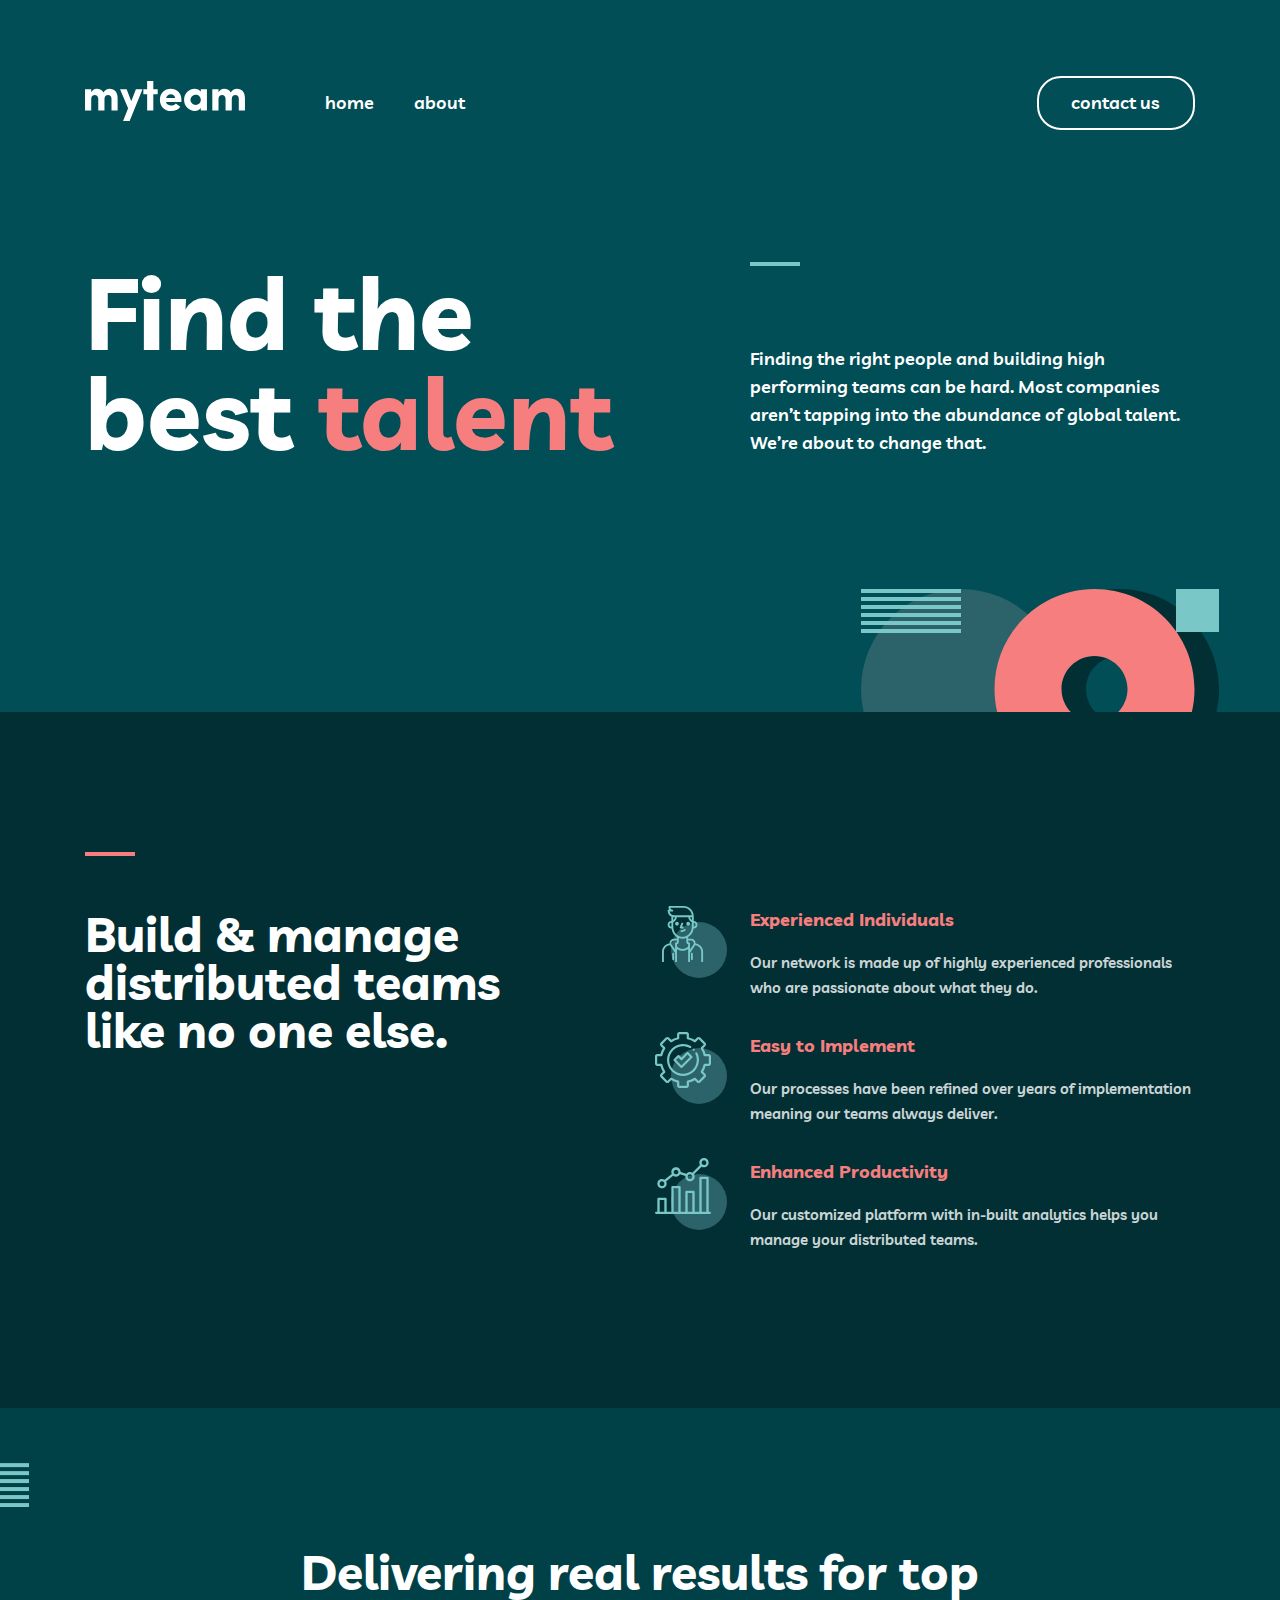
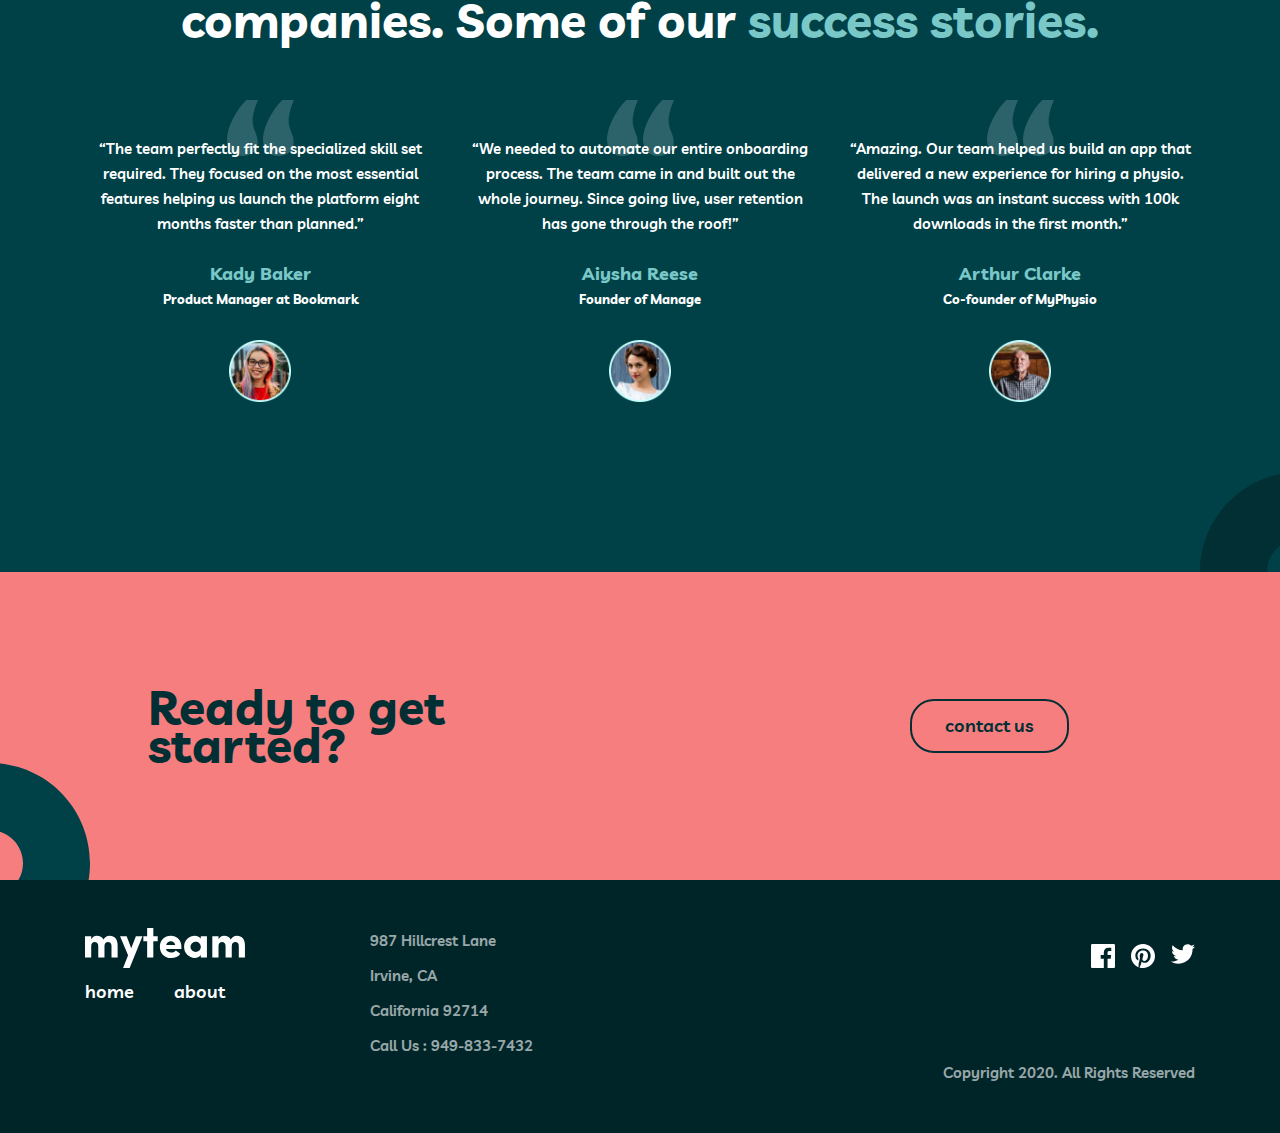
<file: index.html>
<!DOCTYPE html>
<html lang="en">
<head>
    <meta charset="UTF-8">
    <meta http-equiv="X-UA-Compatible" content="IE=edge">
    <meta name="viewport" content="width=device-width, initial-scale=1.0">
    <title>my team</title>
    <link rel="stylesheet" href="./css/normalize.css">
    <link rel="stylesheet" href="./css/main.css">
</head>
<body>
    <!-- Header start -->
    <header class="site-header">
        <div class="container">
            <div class="site-header__wrapper">
                <div class="site-header__start">
                    <a class="site-header__logo" href="./index.html">
                        <svg width="160" height="40" viewBox="0 0 160 40" fill="currentColor" xmlns="http://www.w3.org/2000/svg">
                            <path id="myteam" fill-rule="evenodd" clip-rule="evenodd" d="M68.3174 29.5312V13.2143H72.6997V8.19196H68.3174V0H62.1474V8.19196H58.3538V13.2143H62.1474V29.5312H68.3174ZM6.21366 18.2366V29.5312H0V8.19196H6.21366V11.2946C6.72238 10.1935 7.44913 9.32292 8.3939 8.68304C9.41134 8.07292 10.5015 7.76786 11.6642 7.76786C14.9637 7.76786 17.1948 9.01786 18.3576 11.5179C19.8837 8.9881 21.9549 7.72321 24.5712 7.72321C27.1875 7.72321 29.186 8.56399 30.5669 10.2455C31.9477 11.9271 32.6381 14.3155 32.6381 17.4107V29.5312H26.4898V18.1473C26.4898 16.8378 26.1773 15.8036 25.5523 15.0446C24.8983 14.2857 24.0407 13.9062 22.9797 13.9062C21.9186 13.9062 21.0683 14.2634 20.4288 14.9777C19.7892 15.692 19.4695 16.7783 19.4695 18.2366V29.5312H13.2558V18.0134C13.1977 16.7336 12.8561 15.7292 12.2311 15C11.5916 14.2708 10.7631 13.9062 9.74564 13.9062C8.7282 13.9062 7.88517 14.256 7.21657 14.9554C6.54797 15.6548 6.21366 16.7485 6.21366 18.2366ZM57.4981 8.19196L44.6347 40H38.0722L43.0868 27.3438L35.0417 8.19196H41.6478L46.2481 20.2902L50.892 8.19196H57.4981ZM95.2923 25.6473C93.3591 28.5491 90.1833 29.9926 85.7646 29.9777C82.6978 29.9777 80.1106 28.9435 78.003 26.875C75.9245 24.7768 74.8853 22.0833 74.8853 18.7946C74.8853 15.506 75.9245 12.8348 78.003 10.7812C80.0815 8.72768 82.6542 7.70833 85.721 7.72321C88.7879 7.72321 91.3388 8.76488 93.3737 10.8482C95.4085 12.9315 96.4333 15.6399 96.4478 18.9732C96.4478 19.003 96.4187 19.6577 96.3606 20.9375H81.0771C81.1934 22.0685 81.7603 22.9464 82.7777 23.5714C83.7952 24.1964 84.9434 24.5089 86.2225 24.5089C88.2138 24.5089 89.7327 23.8393 90.7792 22.5L95.2923 25.6473ZM90.1905 16.9643H81.1644C81.3969 15.8036 81.9783 14.8958 82.9085 14.2411C83.8097 13.5863 84.7835 13.2738 85.83 13.3036C86.8766 13.3333 87.8286 13.6607 88.6862 14.2857C89.5437 14.9107 90.0452 15.8036 90.1905 16.9643ZM113.088 29.2188C111.911 29.7247 110.785 29.9628 109.709 29.933C106.846 29.933 104.36 28.9062 102.253 26.8527C100.145 24.7991 99.0912 22.128 99.0912 18.8393C99.0912 15.5506 100.181 12.8795 102.362 10.8259C104.542 8.77232 106.991 7.7381 109.709 7.72321C110.814 7.72321 111.947 7.96875 113.11 8.45982C114.273 8.95089 115.167 9.6503 115.792 10.558V8.19196H121.94V29.5312H115.792V27.0982C115.167 28.006 114.266 28.7128 113.088 29.2188ZM110.712 23.9062C109.302 23.9062 108.088 23.4301 107.071 22.4777C106.024 21.5253 105.501 20.3199 105.501 18.8616C105.501 17.4182 106.024 16.2054 107.071 15.2232C108.205 14.256 109.447 13.7723 110.799 13.7723C112.151 13.7723 113.321 14.2485 114.309 15.2009C115.298 16.1533 115.792 17.3735 115.792 18.8616C115.792 20.3497 115.298 21.5625 114.309 22.5C113.321 23.4375 112.122 23.9062 110.712 23.9062ZM133.522 18.2366V29.5312H127.309V8.19196H133.522V11.2946C134.031 10.1935 134.758 9.32292 135.703 8.68304C136.72 8.07292 137.81 7.76786 138.973 7.76786C142.272 7.76786 144.504 9.01786 145.666 11.5179C147.193 8.9881 149.264 7.72321 151.88 7.72321C154.496 7.72321 156.495 8.56399 157.876 10.2455C159.256 11.9271 159.947 14.3155 159.947 17.4107V29.5312H153.799V18.1473C153.799 16.8378 153.486 15.8036 152.861 15.0446C152.207 14.2857 151.35 13.9062 150.288 13.9062C149.227 13.9062 148.377 14.2634 147.738 14.9777C147.098 15.692 146.778 16.7783 146.778 18.2366V29.5312H140.565V18.0134C140.506 16.7336 140.165 15.7292 139.54 15C138.9 14.2708 138.072 13.9062 137.054 13.9062C136.037 13.9062 135.194 14.256 134.525 14.9554C133.857 15.6548 133.522 16.7485 133.522 18.2366Z" fill="currentColor"/>
                        </svg>                            
                    </a>
                    
                    <nav class="site-nav">
                        <ul class="site-nav__list">
                            <li class="site-nav__item">
                                <a class="site-nav__link" href="./index.html">home</a>
                            </li>
                            <li class="site-nav__item">
                                <a class="site-nav__link" href="./about.html">about</a>
                            </li>
                        </ul>
                    </nav>
                </div>
                
                <a class="site-header__btn" href="./contact.html" role="button">
                    contact us
                </a>
                
                <button class="site-header__burger" type="button"></button>
                
            </div>
        </div>
        
        
        <div class="menu-burger">
            <button class="close-button" type="button"></button>
            <nav class="sitenav-mobi">
                <ul class="sitenav__list-mobi">
                    <li class="sitenav__item">
                        <a class="sitenav__link" href="./index.html">home</a>
                    </li>
                    <li class="sitenav__item">
                        <a class="sitenav__link" href="./about.html">about</a>
                    </li>
                </ul>
            </nav>
            <a class="site-header__btn-burger" href="./contact.html" role="button">
                contact us
            </a>
        </div>
    </header>
    <!-- Header end -->
    
    <!-- Main start -->
    <main class="site-main">
        <!-- Hero section start -->
        <section class="hero-section">
            <div class="container">
                <div class="hero-section__wrapper">
                    <h1 class="hero-section__title">
                        Find the best <span class="hero-section__title-talent">talent</span>
                    </h1>
                    
                    <p class="hero-section__desc">
                        Finding the right people and building high performing teams can be hard. Most companies aren’t tapping into the abundance of global talent. We’re about to change that.
                    </p>
                </div>
            </div>
        </section>
        <!-- Hero section end -->
        
        <!-- Build section start -->
        <section class="build-section">
            <div class="container">
                <div class="build-section__wrapper">
                    <h2 class="build-section__title">
                        Build & manage distributed teams like no one else.
                    </h2>
                    
                    <ul class="build-section__list">
                        <li class="build-section__item">
                            <img class="build-section-item__img" src="./images/icons/user.svg" alt="user" width="72" height="72">
                            <div class="build-section-item__box">
                                <h3 class="build-section__item-title">Experienced Individuals</h3>
                                <p class="build-section__item-desc">Our network is made up of highly experienced professionals who are passionate about what they do.</p>
                            </div>
                        </li>
                        <li class="build-section__item">
                            <img class="build-section-item__img" src="./images/icons/settings.svg" alt="settings" width="72" height="72">
                        <div class="build-section-item__box">                            <h3 class="build-section__item-title">Easy to Implement</h3>
                                <p class="build-section__item-desc">Our processes have been refined over years of implementation meaning our teams always deliver.</p>
                                </div>
                            </li>
                            <li class="build-section__item">
                                <img class="build-section-item__img" src="./images/icons/grafic.svg" alt="grafic" width="72" height="72">
                                <div class="build-section-item__box">
                                <h3 class="build-section__item-title">Enhanced Productivity</h3>
                                <p class="build-section__item-desc">Our customized platform with in-built analytics helps you manage your distributed teams.</p>
                                </div>
                            </li>
                        </ul>
                    </div>
                </div>
            </section>
            <!-- Build section end -->
            
            <!-- Deliver section start -->
            <section class="deliver-section">
                <div class="container">
                    <h2 class="deliver-section__title">
                        Delivering real results for top companies. Some of our <span class="deliver-section__title-span">success stories.</span>
                    </h2>
                    
                    <ul class="deliver-section__list">
                        <li class="deliver-section__item">
                            <p class="deliver-section__desc">
                                “The team perfectly fit the specialized skill set required. They focused on the most essential features helping us launch the platform eight months faster than planned.”
                            </p>
                            <h3 class="deliver-section__user-name">
                                Kady Baker
                            </h3>
                            <h4 class="deliver-section__job-title">
                                Product Manager at Bookmark
                            </h4>
                            <img class="deliver-section__user-img"
                            src="./images/icons/user-kady.png"
                            width="62"
                            height="62" 
                            alt="Kady Baker" >
                        </li>
                        <li class="deliver-section__item">
                            <p class="deliver-section__desc">
                                “We needed to automate our entire onboarding process. The team came in and built out the whole journey. Since going live, user retention has gone through the roof!”
                            </p>
                            <h3 class="deliver-section__user-name">
                                Aiysha Reese
                            </h3>
                            <h4 class="deliver-section__job-title">
                                Founder of Manage
                            </h4>
                            <img class="deliver-section__user-img"
                            src="./images/icons/user-aiysha.png"
                            width="62"
                            height="62" 
                            alt="Aiysha Reese" >
                        </li>
                        <li class="deliver-section__item">
                            <p class="deliver-section__desc">
                                “Amazing. Our team helped us build an app that delivered a new experience for hiring a physio. The launch was an instant success with 100k downloads in the first month.”
                            </p>
                            <h3 class="deliver-section__user-name">
                                Arthur Clarke
                            </h3>
                            <h4 class="deliver-section__job-title">
                                Co-founder of MyPhysio
                            </h4>
                            <img class="deliver-section__user-img"
                            src="./images/icons/user-arthur.png"
                            width="62"
                            height="62" 
                            alt="Arthur Clarke">
                        </li>
                    </ul>
                </div>
            </section>
            <!-- Deliver section end -->
        </main>
        <!-- Main end -->
        <!-- site article start -->
        <article class="site-article">
            <div class="container">
                <div class="site-article-wrapper">
                    <h2 class="site-article-title">
                        Ready to get started?
                    </h2>
                    <a class="site-article-subtitle" href="./contact.html">
                        contact us
                    </a>
                </div>
            </div>
        </article>
        <!-- site article end -->
        
        <!-- site footer start -->
        <footer class="site-footer">
            <div class="container">
                <div class="site-footer-wrapper">
                    <div class="site-footer-start">
                        <div class="site-footer-start-box">
                            <a class="site-footer-logo-link" href="./index.html">
                                <svg width="160" height="40" viewBox="0 0 160 40" fill="currentColor" xmlns="http://www.w3.org/2000/svg">
                                    <path id="myteam" fill-rule="evenodd" clip-rule="evenodd" d="M68.3174 29.5312V13.2143H72.6997V8.19196H68.3174V0H62.1474V8.19196H58.3538V13.2143H62.1474V29.5312H68.3174ZM6.21366 18.2366V29.5312H0V8.19196H6.21366V11.2946C6.72238 10.1935 7.44913 9.32292 8.3939 8.68304C9.41134 8.07292 10.5015 7.76786 11.6642 7.76786C14.9637 7.76786 17.1948 9.01786 18.3576 11.5179C19.8837 8.9881 21.9549 7.72321 24.5712 7.72321C27.1875 7.72321 29.186 8.56399 30.5669 10.2455C31.9477 11.9271 32.6381 14.3155 32.6381 17.4107V29.5312H26.4898V18.1473C26.4898 16.8378 26.1773 15.8036 25.5523 15.0446C24.8983 14.2857 24.0407 13.9062 22.9797 13.9062C21.9186 13.9062 21.0683 14.2634 20.4288 14.9777C19.7892 15.692 19.4695 16.7783 19.4695 18.2366V29.5312H13.2558V18.0134C13.1977 16.7336 12.8561 15.7292 12.2311 15C11.5916 14.2708 10.7631 13.9062 9.74564 13.9062C8.7282 13.9062 7.88517 14.256 7.21657 14.9554C6.54797 15.6548 6.21366 16.7485 6.21366 18.2366ZM57.4981 8.19196L44.6347 40H38.0722L43.0868 27.3438L35.0417 8.19196H41.6478L46.2481 20.2902L50.892 8.19196H57.4981ZM95.2923 25.6473C93.3591 28.5491 90.1833 29.9926 85.7646 29.9777C82.6978 29.9777 80.1106 28.9435 78.003 26.875C75.9245 24.7768 74.8853 22.0833 74.8853 18.7946C74.8853 15.506 75.9245 12.8348 78.003 10.7812C80.0815 8.72768 82.6542 7.70833 85.721 7.72321C88.7879 7.72321 91.3388 8.76488 93.3737 10.8482C95.4085 12.9315 96.4333 15.6399 96.4478 18.9732C96.4478 19.003 96.4187 19.6577 96.3606 20.9375H81.0771C81.1934 22.0685 81.7603 22.9464 82.7777 23.5714C83.7952 24.1964 84.9434 24.5089 86.2225 24.5089C88.2138 24.5089 89.7327 23.8393 90.7792 22.5L95.2923 25.6473ZM90.1905 16.9643H81.1644C81.3969 15.8036 81.9783 14.8958 82.9085 14.2411C83.8097 13.5863 84.7835 13.2738 85.83 13.3036C86.8766 13.3333 87.8286 13.6607 88.6862 14.2857C89.5437 14.9107 90.0452 15.8036 90.1905 16.9643ZM113.088 29.2188C111.911 29.7247 110.785 29.9628 109.709 29.933C106.846 29.933 104.36 28.9062 102.253 26.8527C100.145 24.7991 99.0912 22.128 99.0912 18.8393C99.0912 15.5506 100.181 12.8795 102.362 10.8259C104.542 8.77232 106.991 7.7381 109.709 7.72321C110.814 7.72321 111.947 7.96875 113.11 8.45982C114.273 8.95089 115.167 9.6503 115.792 10.558V8.19196H121.94V29.5312H115.792V27.0982C115.167 28.006 114.266 28.7128 113.088 29.2188ZM110.712 23.9062C109.302 23.9062 108.088 23.4301 107.071 22.4777C106.024 21.5253 105.501 20.3199 105.501 18.8616C105.501 17.4182 106.024 16.2054 107.071 15.2232C108.205 14.256 109.447 13.7723 110.799 13.7723C112.151 13.7723 113.321 14.2485 114.309 15.2009C115.298 16.1533 115.792 17.3735 115.792 18.8616C115.792 20.3497 115.298 21.5625 114.309 22.5C113.321 23.4375 112.122 23.9062 110.712 23.9062ZM133.522 18.2366V29.5312H127.309V8.19196H133.522V11.2946C134.031 10.1935 134.758 9.32292 135.703 8.68304C136.72 8.07292 137.81 7.76786 138.973 7.76786C142.272 7.76786 144.504 9.01786 145.666 11.5179C147.193 8.9881 149.264 7.72321 151.88 7.72321C154.496 7.72321 156.495 8.56399 157.876 10.2455C159.256 11.9271 159.947 14.3155 159.947 17.4107V29.5312H153.799V18.1473C153.799 16.8378 153.486 15.8036 152.861 15.0446C152.207 14.2857 151.35 13.9062 150.288 13.9062C149.227 13.9062 148.377 14.2634 147.738 14.9777C147.098 15.692 146.778 16.7783 146.778 18.2366V29.5312H140.565V18.0134C140.506 16.7336 140.165 15.7292 139.54 15C138.9 14.2708 138.072 13.9062 137.054 13.9062C136.037 13.9062 135.194 14.256 134.525 14.9554C133.857 15.6548 133.522 16.7485 133.522 18.2366Z" fill="currentColor"/>
                                </svg>          
                            </a>
                            <ul class="site-footer-list">
                                <li class="site-footer-item">
                                    <a href="#" class="site-footer-item-link">home</a>
                                </li>
                                <li class="site-footer-item">
                                    <a href="./about.html" class="site-footer-item-link">about</a>
                                </li>
                            </ul>
                        </div>
                        <ul class="site-footer-address-list">
                            <li class="site-footer-addres-item">
                                <a href="#" class="site-footer-addres-item-link">987  Hillcrest Lane</a>
                            </li>
                            <li class="site-footer-addres-item">
                                <a href="#" class="site-footer-addres-item-link">Irvine, CA</a>
                            </li>
                            <li class="site-footer-addres-item">
                                <a href="#" class="site-footer-addres-item-link">California 92714</a>
                            </li>
                            <li class="site-footer-addres-item">
                                <a href="#" class="site-footer-addres-item-link">Call Us : 949-833-7432</a>   
                            </ul>
                        </div>
                        <div class="site-footer-end">
                            <ul class="site-footer-social-list">
                                <li class="site-footer-social-item">
                                    <a href="#" class="site-footer-social">
                                        <svg width="24" height="24" viewBox="0 0 24 24" fill="currentColor" xmlns="http://www.w3.org/2000/svg">
                                            <path d="M22.675 0H1.325C0.593 0 0 0.593 0 1.325V22.676C0 23.407 0.593 24 1.325 24H12.82V14.706H9.692V11.084H12.82V8.413C12.82 5.313 14.713 3.625 17.479 3.625C18.804 3.625 19.942 3.724 20.274 3.768V7.008L18.356 7.009C16.852 7.009 16.561 7.724 16.561 8.772V11.085H20.148L19.681 14.707H16.561V24H22.677C23.407 24 24 23.407 24 22.675V1.325C24 0.593 23.407 0 22.675 0Z" fill="currentColor"/>
                                        </svg>                                        
                                    </a>
                                </li>
                                <li class="site-footer-social-item">
                                    <a href="#" class="site-footer-social">
                                        <svg width="24" height="24" viewBox="0 0 24 24" fill="currentColor" xmlns="http://www.w3.org/2000/svg">
                                            <path d="M12 0C5.373 0 0 5.372 0 12C0 17.084 3.163 21.426 7.627 23.174C7.522 22.225 7.427 20.769 7.669 19.733C7.887 18.796 9.076 13.768 9.076 13.768C9.076 13.768 8.717 13.049 8.717 11.986C8.717 10.318 9.684 9.072 10.888 9.072C11.911 9.072 12.406 9.841 12.406 10.762C12.406 11.791 11.751 13.33 11.412 14.757C11.129 15.951 12.011 16.926 13.189 16.926C15.322 16.926 16.961 14.677 16.961 11.431C16.961 8.558 14.897 6.549 11.949 6.549C8.535 6.549 6.531 9.11 6.531 11.756C6.531 12.787 6.928 13.894 7.424 14.494C7.522 14.613 7.536 14.718 7.507 14.839L7.174 16.199C7.121 16.419 7 16.466 6.772 16.36C5.273 15.662 4.336 13.471 4.336 11.711C4.336 7.926 7.086 4.449 12.265 4.449C16.428 4.449 19.663 7.416 19.663 11.38C19.663 15.516 17.056 18.844 13.436 18.844C12.22 18.844 11.077 18.213 10.686 17.466L9.938 20.319C9.667 21.362 8.936 22.669 8.446 23.465C9.57 23.812 10.763 24 12 24C18.627 24 24 18.627 24 12C24 5.372 18.627 0 12 0Z" fill="currentColor"/>
                                        </svg>
                                    </a>
                                </li>
                                <li class="site-footer-social-item">
                                    <a href="#" class="site-footer-social">
                                        <svg width="24" height="20" viewBox="0 0 24 20" fill="none" xmlns="http://www.w3.org/2000/svg">
                                            <path d="M24 2.55699C23.117 2.94899 22.168 3.21299 21.172 3.33199C22.189 2.72299 22.97 1.75799 23.337 0.607986C22.386 1.17199 21.332 1.58199 20.21 1.80299C19.313 0.845986 18.032 0.247986 16.616 0.247986C13.437 0.247986 11.101 3.21399 11.819 6.29299C7.728 6.08799 4.1 4.12799 1.671 1.14899C0.381 3.36199 1.002 6.25699 3.194 7.72299C2.388 7.69699 1.628 7.47599 0.965 7.10699C0.911 9.38799 2.546 11.522 4.914 11.997C4.221 12.185 3.462 12.229 2.69 12.081C3.316 14.037 5.134 15.46 7.29 15.5C5.22 17.123 2.612 17.848 0 17.54C2.179 18.937 4.768 19.752 7.548 19.752C16.69 19.752 21.855 12.031 21.543 5.10599C22.505 4.41099 23.34 3.54399 24 2.55699Z" fill="currentColor"/>
                                        </svg>
                                    </a>
                                </li>
                            </ul>
                            <p class="site-header-addres-title">
                                Copyright 2020. All Rights Reserved
                            </p>
                        </div>
                    </div>
                </div>
            </footer>
            <!-- site footer end -->
            
            <script src="./js/main.js"></script>
        </body>
        </html>
</file>
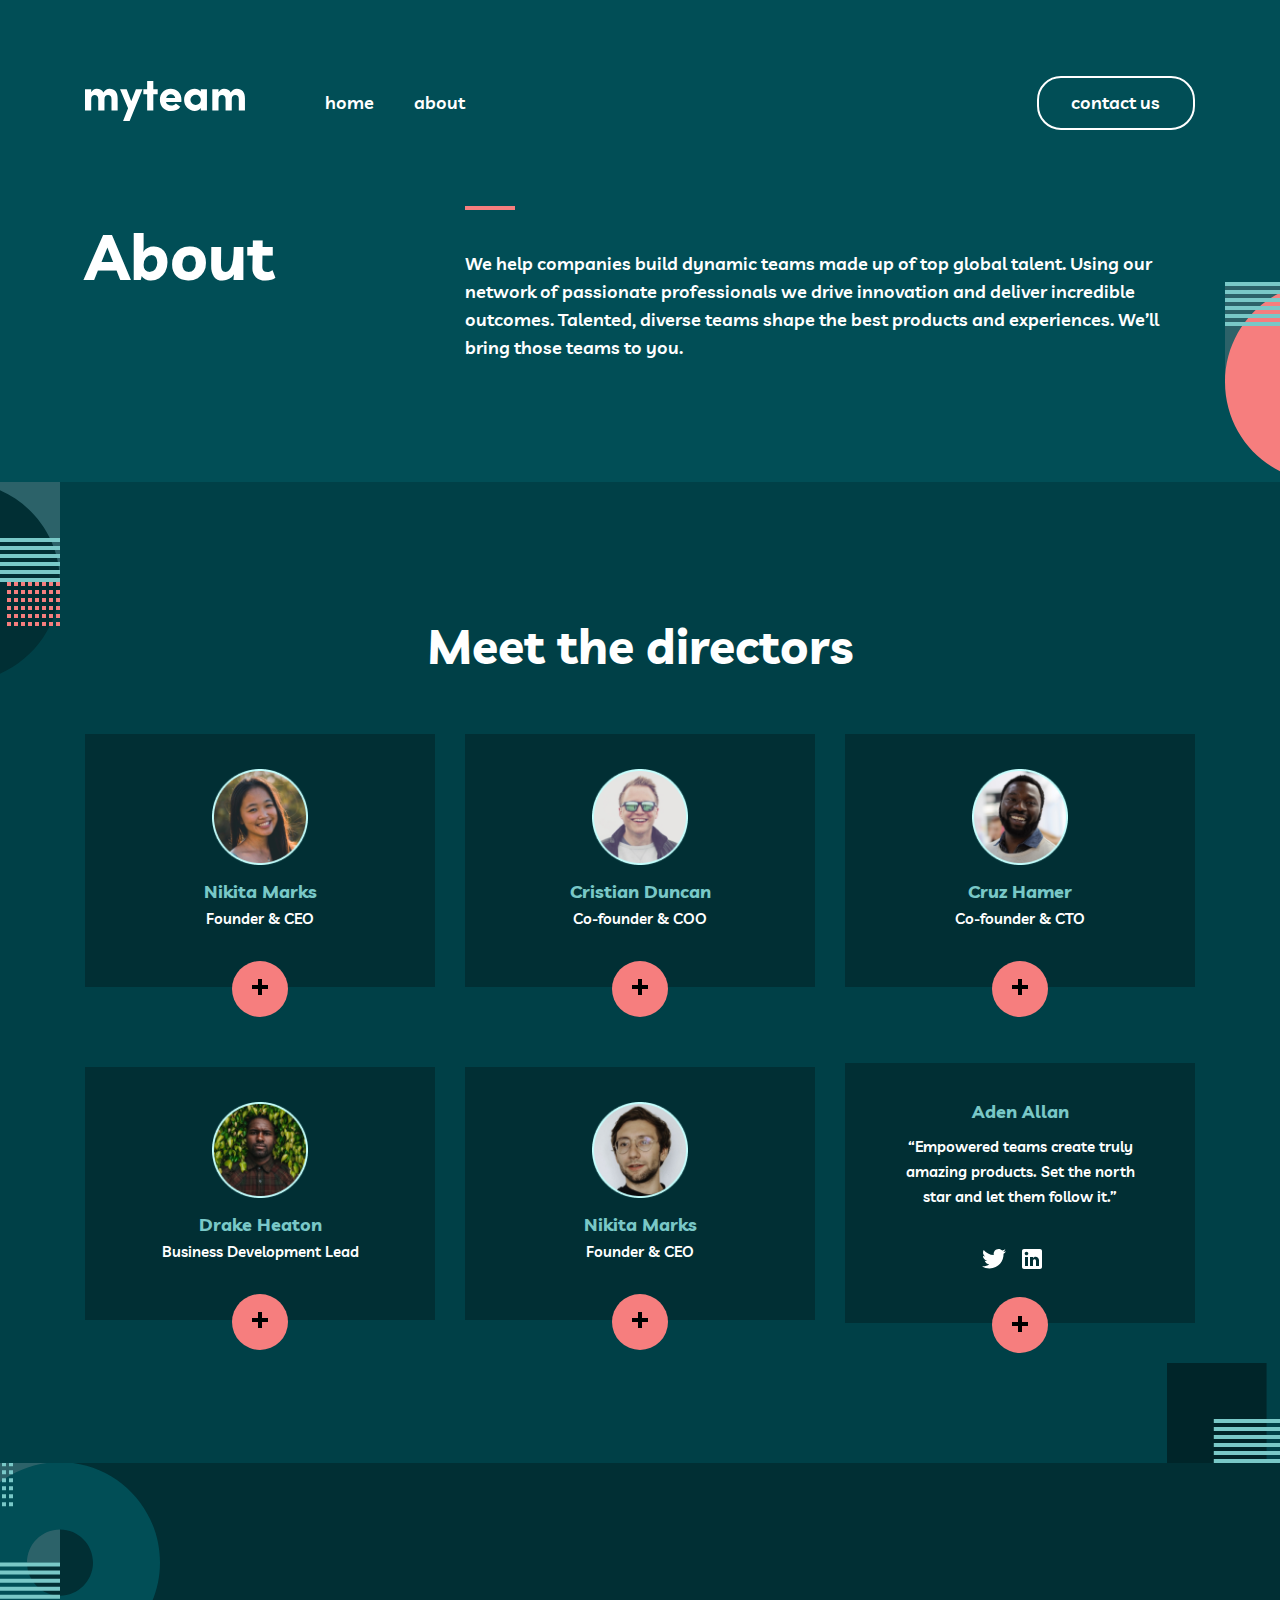
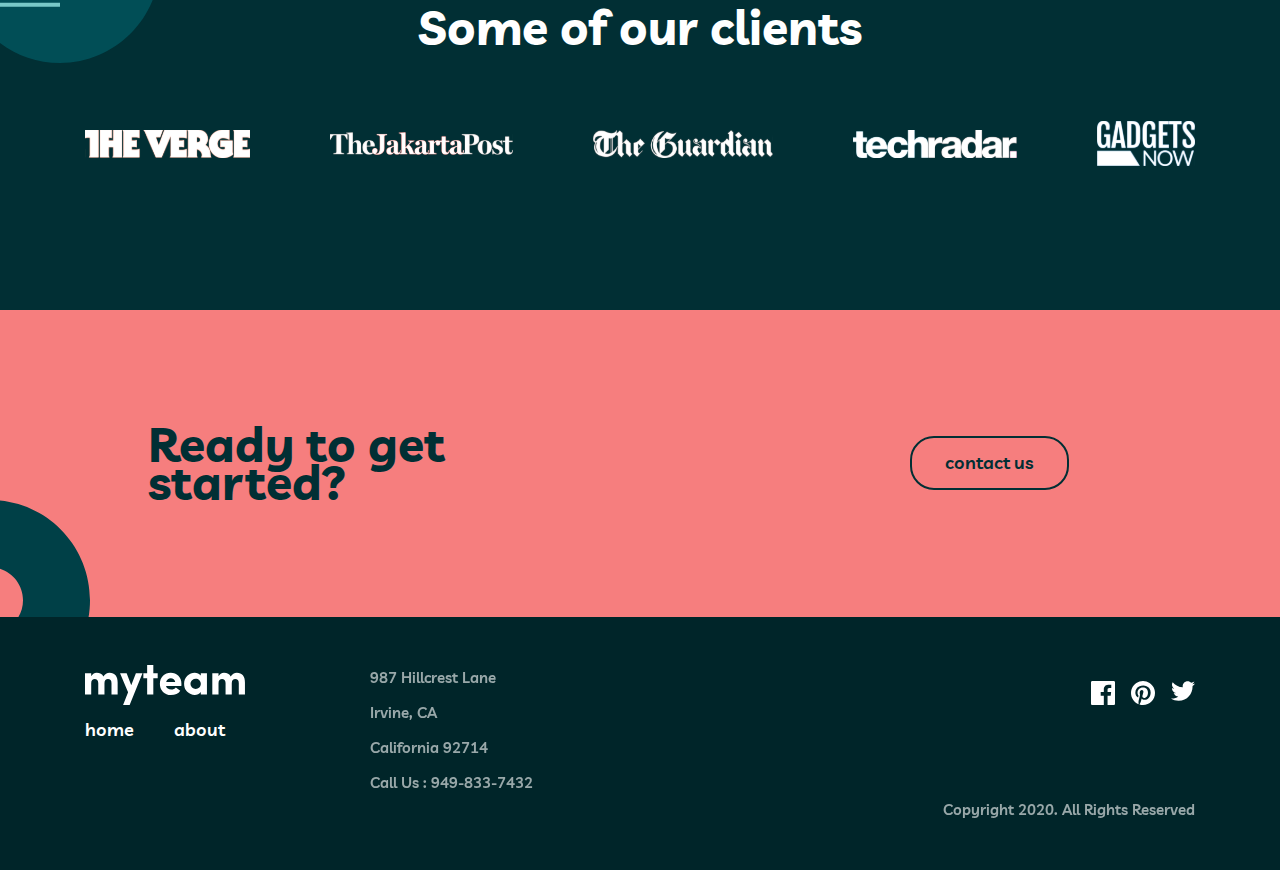
<file: about.html>
<!DOCTYPE html>
<html lang="en">
<head>
  <meta charset="UTF-8">
  <meta http-equiv="X-UA-Compatible" content="IE=edge">
  <meta name="viewport" content="width=device-width, initial-scale=1.0">
  <title>About</title>
  <link rel="stylesheet" href="./css/normalize.css">
  <link rel="stylesheet" href="./css/main.css">
  <link rel="stylesheet" href="./css/about.css">
</head>
<body>
    <!-- Header start -->
    <header class="site-header">
      <div class="container">
          <div class="site-header__wrapper">
              <div class="site-header__start">
                  <a class="site-header__logo" href="./index.html">
                      <svg width="160" height="40" viewBox="0 0 160 40" fill="currentColor" xmlns="http://www.w3.org/2000/svg">
                          <path id="myteam" fill-rule="evenodd" clip-rule="evenodd" d="M68.3174 29.5312V13.2143H72.6997V8.19196H68.3174V0H62.1474V8.19196H58.3538V13.2143H62.1474V29.5312H68.3174ZM6.21366 18.2366V29.5312H0V8.19196H6.21366V11.2946C6.72238 10.1935 7.44913 9.32292 8.3939 8.68304C9.41134 8.07292 10.5015 7.76786 11.6642 7.76786C14.9637 7.76786 17.1948 9.01786 18.3576 11.5179C19.8837 8.9881 21.9549 7.72321 24.5712 7.72321C27.1875 7.72321 29.186 8.56399 30.5669 10.2455C31.9477 11.9271 32.6381 14.3155 32.6381 17.4107V29.5312H26.4898V18.1473C26.4898 16.8378 26.1773 15.8036 25.5523 15.0446C24.8983 14.2857 24.0407 13.9062 22.9797 13.9062C21.9186 13.9062 21.0683 14.2634 20.4288 14.9777C19.7892 15.692 19.4695 16.7783 19.4695 18.2366V29.5312H13.2558V18.0134C13.1977 16.7336 12.8561 15.7292 12.2311 15C11.5916 14.2708 10.7631 13.9062 9.74564 13.9062C8.7282 13.9062 7.88517 14.256 7.21657 14.9554C6.54797 15.6548 6.21366 16.7485 6.21366 18.2366ZM57.4981 8.19196L44.6347 40H38.0722L43.0868 27.3438L35.0417 8.19196H41.6478L46.2481 20.2902L50.892 8.19196H57.4981ZM95.2923 25.6473C93.3591 28.5491 90.1833 29.9926 85.7646 29.9777C82.6978 29.9777 80.1106 28.9435 78.003 26.875C75.9245 24.7768 74.8853 22.0833 74.8853 18.7946C74.8853 15.506 75.9245 12.8348 78.003 10.7812C80.0815 8.72768 82.6542 7.70833 85.721 7.72321C88.7879 7.72321 91.3388 8.76488 93.3737 10.8482C95.4085 12.9315 96.4333 15.6399 96.4478 18.9732C96.4478 19.003 96.4187 19.6577 96.3606 20.9375H81.0771C81.1934 22.0685 81.7603 22.9464 82.7777 23.5714C83.7952 24.1964 84.9434 24.5089 86.2225 24.5089C88.2138 24.5089 89.7327 23.8393 90.7792 22.5L95.2923 25.6473ZM90.1905 16.9643H81.1644C81.3969 15.8036 81.9783 14.8958 82.9085 14.2411C83.8097 13.5863 84.7835 13.2738 85.83 13.3036C86.8766 13.3333 87.8286 13.6607 88.6862 14.2857C89.5437 14.9107 90.0452 15.8036 90.1905 16.9643ZM113.088 29.2188C111.911 29.7247 110.785 29.9628 109.709 29.933C106.846 29.933 104.36 28.9062 102.253 26.8527C100.145 24.7991 99.0912 22.128 99.0912 18.8393C99.0912 15.5506 100.181 12.8795 102.362 10.8259C104.542 8.77232 106.991 7.7381 109.709 7.72321C110.814 7.72321 111.947 7.96875 113.11 8.45982C114.273 8.95089 115.167 9.6503 115.792 10.558V8.19196H121.94V29.5312H115.792V27.0982C115.167 28.006 114.266 28.7128 113.088 29.2188ZM110.712 23.9062C109.302 23.9062 108.088 23.4301 107.071 22.4777C106.024 21.5253 105.501 20.3199 105.501 18.8616C105.501 17.4182 106.024 16.2054 107.071 15.2232C108.205 14.256 109.447 13.7723 110.799 13.7723C112.151 13.7723 113.321 14.2485 114.309 15.2009C115.298 16.1533 115.792 17.3735 115.792 18.8616C115.792 20.3497 115.298 21.5625 114.309 22.5C113.321 23.4375 112.122 23.9062 110.712 23.9062ZM133.522 18.2366V29.5312H127.309V8.19196H133.522V11.2946C134.031 10.1935 134.758 9.32292 135.703 8.68304C136.72 8.07292 137.81 7.76786 138.973 7.76786C142.272 7.76786 144.504 9.01786 145.666 11.5179C147.193 8.9881 149.264 7.72321 151.88 7.72321C154.496 7.72321 156.495 8.56399 157.876 10.2455C159.256 11.9271 159.947 14.3155 159.947 17.4107V29.5312H153.799V18.1473C153.799 16.8378 153.486 15.8036 152.861 15.0446C152.207 14.2857 151.35 13.9062 150.288 13.9062C149.227 13.9062 148.377 14.2634 147.738 14.9777C147.098 15.692 146.778 16.7783 146.778 18.2366V29.5312H140.565V18.0134C140.506 16.7336 140.165 15.7292 139.54 15C138.9 14.2708 138.072 13.9062 137.054 13.9062C136.037 13.9062 135.194 14.256 134.525 14.9554C133.857 15.6548 133.522 16.7485 133.522 18.2366Z" fill="currentColor"/>
                      </svg>                            
                  </a>
                  
                  <nav class="site-nav">
                      <ul class="site-nav__list">
                          <li class="site-nav__item">
                              <a class="site-nav__link" href="./index.html">home</a>
                          </li>
                          <li class="site-nav__item">
                              <a class="site-nav__link" href="./about.html">about</a>
                          </li>
                      </ul>
                  </nav>
              </div>
              
              <a class="site-header__btn" href="./contact.html" role="button">
                  contact us
              </a>
              <button class="site-header__burger" type="button"></button>
          </div>
      </div>

      <div class="menu-burger">
        <button class="close-button" type="button"></button>
        <nav class="sitenav-mobi">
            <ul class="sitenav__list-mobi">
                <li class="sitenav__item">
                    <a class="sitenav__link" href="./index.html
                    ">home</a>
                </li>
                <li class="sitenav__item">
                    <a class="sitenav__link" href="./about.html">about</a>
                </li>
            </ul>
        </nav>
        <a class="site-header__btn-burger" href="./contact.html" role="button">
            contact us
        </a>
    </div>
  </header>
  <!-- site main start -->
  <!-- Header end -->
  <!-- hero-about-section start -->
  <section class="hero-about-section">
    <div class="container">
      <div class="hero-about-section-wrapper">
        <h2 class="hero-about-section-title">
          About
        </h2>
        <p class="hero-about-section-subtitle">
          We help companies build dynamic teams made up of top global talent. Using our network of passionate professionals we drive innovation and deliver incredible outcomes. Talented, diverse teams shape the best products and experiences. We’ll bring those teams to you.
        </p>
      </div>
    </div>
  </section>
  <!-- hero-about-section end -->
  <!-- directors-about-section start -->
  <section class="directors-about-section">
    <div class="container">
      <h2 class="directors-about-section-title">
        Meet the directors
      </h2>
      <div class="directors-about-section-wrapper">
        <div class="directors-about-section-box">
          <img class="directors-about-user-img" 
          src="./images/icons/user-nikita.png" width="96" height="96" alt="user-nikita">
          <h3 class="directors-about-section-subtitle">
            Nikita Marks
          </h3>
          <p class="directors-about-section-disc">
            Founder & CEO
          </p>
          <button class="directors-about-section-btn">
            <svg width="16" height="16" viewBox="0 0 16 16" fill="none" xmlns="http://www.w3.org/2000/svg">
              <path fill-rule="evenodd" clip-rule="evenodd" d="M10 0H6V6H0V10H6V16H10V10H16V6H10V0Z" fill="currentColor"/>
              </svg>              
          </button>
        </div>

        <div class="directors-about-section-box">
          <img class="directors-about-user-img" 
          src="./images/icons/user-cristian.png" width="96" height="96" alt="user-cristian">
          <h3 class="directors-about-section-subtitle">
            Cristian Duncan
          </h3>
          <p class="directors-about-section-disc">
            Co-founder & COO
          </p>
          <button class="directors-about-section-btn">
            <svg width="16" height="16" viewBox="0 0 16 16" fill="none" xmlns="http://www.w3.org/2000/svg">
              <path fill-rule="evenodd" clip-rule="evenodd" d="M10 0H6V6H0V10H6V16H10V10H16V6H10V0Z" fill="currentColor"/>
              </svg>              
          </button>
        </div>


        <div class="directors-about-section-box">
          <img class="directors-about-user-img" 
          src="./images/icons/user-cruz.png" width="96" height="96" alt="user-cruz">
          <h3 class="directors-about-section-subtitle">
            Cruz Hamer
          </h3>
          <p class="directors-about-section-disc">
            Co-founder & CTO
          </p>
          <button class="directors-about-section-btn">
            <svg width="16" height="16" viewBox="0 0 16 16" fill="none" xmlns="http://www.w3.org/2000/svg">
              <path fill-rule="evenodd" clip-rule="evenodd" d="M10 0H6V6H0V10H6V16H10V10H16V6H10V0Z" fill="currentColor"/>
              </svg>              
          </button>
        </div>


        <div class="directors-about-section-box">
          <img class="directors-about-user-img" 
          src="./images/icons/user-drake.png" 
          width="96" height="96" alt="user-drake">
          <h3 class="directors-about-section-subtitle">
            Drake Heaton
          </h3>
          <p class="directors-about-section-disc">
            Business Development Lead
          </p>
          <button class="directors-about-section-btn">
            <svg width="16" height="16" viewBox="0 0 16 16" fill="none" xmlns="http://www.w3.org/2000/svg">
              <path fill-rule="evenodd" clip-rule="evenodd" d="M10 0H6V6H0V10H6V16H10V10H16V6H10V0Z" fill="currentColor"/>
              </svg>              
          </button>
        </div>


        <div class="directors-about-section-box">
          <img class="directors-about-user-img" 
          src="./images/icons/user-griffin.png" width="96" height="96" alt="user-griffin">
          <h3 class="directors-about-section-subtitle">
            Nikita Marks
          </h3>
          <p class="directors-about-section-disc">
            Founder & CEO
          </p>
          <button class="directors-about-section-btn">
            <svg width="16" height="16" viewBox="0 0 16 16" fill="currentColor" xmlns="http://www.w3.org/2000/svg">
              <path fill-rule="evenodd" clip-rule="evenodd" d="M10 0H6V6H0V10H6V16H10V10H16V6H10V0Z" fill="currentColor"/>
              </svg>              
          </button>
        </div>

        <div class="directors-about-section-box">
          <h3 class="directors-about-section-subtitle-list-title">
            Aden Allan
          </h3>
          <p class="directors-about-section-disc-list-title">
            “Empowered teams create truly amazing products. Set the north star and let them follow it.”
          </p>

          <ul class="directors-about-section-list">
            <li class="directors-about-section-item">
              <a class="directors-about-section-item-link" href="https://twitter.com/">
                <svg width="24" height="20" viewBox="0 0 24 20" fill="currentColor" xmlns="http://www.w3.org/2000/svg">
                  <path d="M24 2.309C23.117 2.701 22.168 2.965 21.172 3.084C22.189 2.475 22.97 1.51 23.337 0.36C22.386 0.924 21.332 1.334 20.21 1.555C19.313 0.598 18.032 0 16.616 0C13.437 0 11.101 2.966 11.819 6.045C7.728 5.84 4.1 3.88 1.671 0.901C0.381 3.114 1.002 6.009 3.194 7.475C2.388 7.449 1.628 7.228 0.965 6.859C0.911 9.14 2.546 11.274 4.914 11.749C4.221 11.937 3.462 11.981 2.69 11.833C3.316 13.789 5.134 15.212 7.29 15.252C5.22 16.875 2.612 17.6 0 17.292C2.179 18.689 4.768 19.504 7.548 19.504C16.69 19.504 21.855 11.783 21.543 4.858C22.505 4.163 23.34 3.296 24 2.309Z" fill="currentColor"/>
                  </svg>                  
              </a>
            </li>

            <li class="directors-about-section-item">
              <a class="directors-about-section-item-link" href="https://www.linkedin.com/">
                <svg width="20" height="20" viewBox="0 0 20 20" fill="currentColor" xmlns="http://www.w3.org/2000/svg">
                  <path fill-rule="evenodd" clip-rule="evenodd" d="M2 0H18C19.1 0 20 0.9 20 2V18C20 19.1 19.1 20 18 20H2C0.9 20 0 19.1 0 18V2C0 0.9 0.9 0 2 0ZM6 17V8H3V17H6ZM4.5 6.3C3.5 6.3 2.7 5.5 2.7 4.5C2.7 3.5 3.5 2.7 4.5 2.7C5.5 2.7 6.3 3.5 6.3 4.5C6.3 5.5 5.5 6.3 4.5 6.3ZM14 17H17V11.3C17 9.4 15.4 7.8 13.5 7.8C12.6 7.8 11.5 8.4 11 9.2V8H8V17H11V11.7C11 10.9 11.7 10.2 12.5 10.2C13.3 10.2 14 10.9 14 11.7V17Z" fill="currentColor"/>
                  </svg>                               
              </a>
            </li>
          </ul>
          <button class="directors-about-section-btn">
            <svg width="16" height="16" viewBox="0 0 16 16" fill="none" xmlns="http://www.w3.org/2000/svg">
              <path fill-rule="evenodd" clip-rule="evenodd" d="M10 0H6V6H0V10H6V16H10V10H16V6H10V0Z" fill="currentColor"/>
              </svg>              
          </button>
        </div>
      </div>
    </div>
  </section>
  <!-- directors-about-section end -->
  
  <!-- client section start -->
  <section class="clients-about-section">
    <div class="container">
      <div class="clients-about-section-wrapper">
        <h2 class="clients-about-section-title">
          Some of our clients
        </h2>
        <ul class="clients-about-section-list">
          <li class="clients-about-section-item">
            <img class="company-logos" src="./images/icons/logo-verge.svg" alt="logo verge" width="165" height="28">
          </li>
          <li class="clients-about-section-item">
            <img class="company-logos" src="./images/icons/logo-jakarta.svg" alt="logo jakarta" width="184" height="23">
          </li>
          <li class="clients-about-section-item">
            <img class="company-logos" src="./images/icons/logo-guardian.svg" alt="logo-guardian" width="180" height="28">
          </li>
          <li class="clients-about-section-item">
            <img class="company-logos" src="./images/icons/logo-techradar.svg" alt="logo-techradar" width="165" height="28">
          </li>
          <li class="clients-about-section-item">
            <img class="company-logos" src="./images/icons/logo-gadgets.svg" alt="logo-gadgets" width="98" height="45">
          </li>
        </ul>
      </div>
    </div>
  </section>
  <!-- client section end -->
  <!-- site main end -->

    <!-- site article start -->
    <article class="site-article">
      <div class="container">
          <div class="site-article-wrapper">
              <h2 class="site-article-title">
                  Ready to get started?
              </h2>
              <a class="site-article-subtitle" href="./contact.html">
                  contact us
              </a>
          </div>
      </div>
  </article>
  <!-- site article end -->
  
  <!-- site footer start -->
  <footer class="site-footer">
      <div class="container">
          <div class="site-footer-wrapper">
              <div class="site-footer-start">
                  <div class="site-footer-start-box">
                  <a class="site-footer-logo-link" href="./index.html">
                      <svg width="160" height="40" viewBox="0 0 160 40" fill="currentColor" xmlns="http://www.w3.org/2000/svg">
                          <path id="myteam" fill-rule="evenodd" clip-rule="evenodd" d="M68.3174 29.5312V13.2143H72.6997V8.19196H68.3174V0H62.1474V8.19196H58.3538V13.2143H62.1474V29.5312H68.3174ZM6.21366 18.2366V29.5312H0V8.19196H6.21366V11.2946C6.72238 10.1935 7.44913 9.32292 8.3939 8.68304C9.41134 8.07292 10.5015 7.76786 11.6642 7.76786C14.9637 7.76786 17.1948 9.01786 18.3576 11.5179C19.8837 8.9881 21.9549 7.72321 24.5712 7.72321C27.1875 7.72321 29.186 8.56399 30.5669 10.2455C31.9477 11.9271 32.6381 14.3155 32.6381 17.4107V29.5312H26.4898V18.1473C26.4898 16.8378 26.1773 15.8036 25.5523 15.0446C24.8983 14.2857 24.0407 13.9062 22.9797 13.9062C21.9186 13.9062 21.0683 14.2634 20.4288 14.9777C19.7892 15.692 19.4695 16.7783 19.4695 18.2366V29.5312H13.2558V18.0134C13.1977 16.7336 12.8561 15.7292 12.2311 15C11.5916 14.2708 10.7631 13.9062 9.74564 13.9062C8.7282 13.9062 7.88517 14.256 7.21657 14.9554C6.54797 15.6548 6.21366 16.7485 6.21366 18.2366ZM57.4981 8.19196L44.6347 40H38.0722L43.0868 27.3438L35.0417 8.19196H41.6478L46.2481 20.2902L50.892 8.19196H57.4981ZM95.2923 25.6473C93.3591 28.5491 90.1833 29.9926 85.7646 29.9777C82.6978 29.9777 80.1106 28.9435 78.003 26.875C75.9245 24.7768 74.8853 22.0833 74.8853 18.7946C74.8853 15.506 75.9245 12.8348 78.003 10.7812C80.0815 8.72768 82.6542 7.70833 85.721 7.72321C88.7879 7.72321 91.3388 8.76488 93.3737 10.8482C95.4085 12.9315 96.4333 15.6399 96.4478 18.9732C96.4478 19.003 96.4187 19.6577 96.3606 20.9375H81.0771C81.1934 22.0685 81.7603 22.9464 82.7777 23.5714C83.7952 24.1964 84.9434 24.5089 86.2225 24.5089C88.2138 24.5089 89.7327 23.8393 90.7792 22.5L95.2923 25.6473ZM90.1905 16.9643H81.1644C81.3969 15.8036 81.9783 14.8958 82.9085 14.2411C83.8097 13.5863 84.7835 13.2738 85.83 13.3036C86.8766 13.3333 87.8286 13.6607 88.6862 14.2857C89.5437 14.9107 90.0452 15.8036 90.1905 16.9643ZM113.088 29.2188C111.911 29.7247 110.785 29.9628 109.709 29.933C106.846 29.933 104.36 28.9062 102.253 26.8527C100.145 24.7991 99.0912 22.128 99.0912 18.8393C99.0912 15.5506 100.181 12.8795 102.362 10.8259C104.542 8.77232 106.991 7.7381 109.709 7.72321C110.814 7.72321 111.947 7.96875 113.11 8.45982C114.273 8.95089 115.167 9.6503 115.792 10.558V8.19196H121.94V29.5312H115.792V27.0982C115.167 28.006 114.266 28.7128 113.088 29.2188ZM110.712 23.9062C109.302 23.9062 108.088 23.4301 107.071 22.4777C106.024 21.5253 105.501 20.3199 105.501 18.8616C105.501 17.4182 106.024 16.2054 107.071 15.2232C108.205 14.256 109.447 13.7723 110.799 13.7723C112.151 13.7723 113.321 14.2485 114.309 15.2009C115.298 16.1533 115.792 17.3735 115.792 18.8616C115.792 20.3497 115.298 21.5625 114.309 22.5C113.321 23.4375 112.122 23.9062 110.712 23.9062ZM133.522 18.2366V29.5312H127.309V8.19196H133.522V11.2946C134.031 10.1935 134.758 9.32292 135.703 8.68304C136.72 8.07292 137.81 7.76786 138.973 7.76786C142.272 7.76786 144.504 9.01786 145.666 11.5179C147.193 8.9881 149.264 7.72321 151.88 7.72321C154.496 7.72321 156.495 8.56399 157.876 10.2455C159.256 11.9271 159.947 14.3155 159.947 17.4107V29.5312H153.799V18.1473C153.799 16.8378 153.486 15.8036 152.861 15.0446C152.207 14.2857 151.35 13.9062 150.288 13.9062C149.227 13.9062 148.377 14.2634 147.738 14.9777C147.098 15.692 146.778 16.7783 146.778 18.2366V29.5312H140.565V18.0134C140.506 16.7336 140.165 15.7292 139.54 15C138.9 14.2708 138.072 13.9062 137.054 13.9062C136.037 13.9062 135.194 14.256 134.525 14.9554C133.857 15.6548 133.522 16.7485 133.522 18.2366Z" fill="currentColor"/>
                      </svg>          
                  </a>
                  <ul class="site-footer-list">
                      <li class="site-footer-item">
                          <a href="./index.html" class="site-footer-item-link">home</a>
                      </li>
                      <li class="site-footer-item">
                          <a href="./about.html" class="site-footer-item-link">about</a>
                      </li>
                  </ul>
              </div>
                  <ul class="site-footer-address-list">
                      <li class="site-footer-addres-item">
                          <a href="#" class="site-footer-addres-item-link">987  Hillcrest Lane</a>
                      </li>
                      <li class="site-footer-addres-item">
                          <a href="#" class="site-footer-addres-item-link">Irvine, CA</a>
                      </li>
                      <li class="site-footer-addres-item">
                          <a href="#" class="site-footer-addres-item-link">California 92714</a>
                      </li>
                      <li class="site-footer-addres-item">
                          <a href="#" class="site-footer-addres-item-link">Call Us : 949-833-7432</a>   
                      </ul>
                  </div>
                  <div class="site-footer-end">
                      <ul class="site-footer-social-list">
                          <li class="site-footer-social-item">
                              <a href="#" class="site-footer-social">
                                  <svg width="24" height="24" viewBox="0 0 24 24" fill="currentColor" xmlns="http://www.w3.org/2000/svg">
                                      <path d="M22.675 0H1.325C0.593 0 0 0.593 0 1.325V22.676C0 23.407 0.593 24 1.325 24H12.82V14.706H9.692V11.084H12.82V8.413C12.82 5.313 14.713 3.625 17.479 3.625C18.804 3.625 19.942 3.724 20.274 3.768V7.008L18.356 7.009C16.852 7.009 16.561 7.724 16.561 8.772V11.085H20.148L19.681 14.707H16.561V24H22.677C23.407 24 24 23.407 24 22.675V1.325C24 0.593 23.407 0 22.675 0Z" fill="currentColor"/>
                                      </svg>                                        
                              </a>
                          </li>
                              <li class="site-footer-social-item">
                                  <a href="#" class="site-footer-social">
                                      <svg width="24" height="24" viewBox="0 0 24 24" fill="currentColor" xmlns="http://www.w3.org/2000/svg">
                                          <path d="M12 0C5.373 0 0 5.372 0 12C0 17.084 3.163 21.426 7.627 23.174C7.522 22.225 7.427 20.769 7.669 19.733C7.887 18.796 9.076 13.768 9.076 13.768C9.076 13.768 8.717 13.049 8.717 11.986C8.717 10.318 9.684 9.072 10.888 9.072C11.911 9.072 12.406 9.841 12.406 10.762C12.406 11.791 11.751 13.33 11.412 14.757C11.129 15.951 12.011 16.926 13.189 16.926C15.322 16.926 16.961 14.677 16.961 11.431C16.961 8.558 14.897 6.549 11.949 6.549C8.535 6.549 6.531 9.11 6.531 11.756C6.531 12.787 6.928 13.894 7.424 14.494C7.522 14.613 7.536 14.718 7.507 14.839L7.174 16.199C7.121 16.419 7 16.466 6.772 16.36C5.273 15.662 4.336 13.471 4.336 11.711C4.336 7.926 7.086 4.449 12.265 4.449C16.428 4.449 19.663 7.416 19.663 11.38C19.663 15.516 17.056 18.844 13.436 18.844C12.22 18.844 11.077 18.213 10.686 17.466L9.938 20.319C9.667 21.362 8.936 22.669 8.446 23.465C9.57 23.812 10.763 24 12 24C18.627 24 24 18.627 24 12C24 5.372 18.627 0 12 0Z" fill="currentColor"/>
                                          </svg>
                                  </a>
                              </li>
                                  <li class="site-footer-social-item">
                                      <a href="#" class="site-footer-social">
                                          <svg width="24" height="20" viewBox="0 0 24 20" fill="none" xmlns="http://www.w3.org/2000/svg">
                                              <path d="M24 2.55699C23.117 2.94899 22.168 3.21299 21.172 3.33199C22.189 2.72299 22.97 1.75799 23.337 0.607986C22.386 1.17199 21.332 1.58199 20.21 1.80299C19.313 0.845986 18.032 0.247986 16.616 0.247986C13.437 0.247986 11.101 3.21399 11.819 6.29299C7.728 6.08799 4.1 4.12799 1.671 1.14899C0.381 3.36199 1.002 6.25699 3.194 7.72299C2.388 7.69699 1.628 7.47599 0.965 7.10699C0.911 9.38799 2.546 11.522 4.914 11.997C4.221 12.185 3.462 12.229 2.69 12.081C3.316 14.037 5.134 15.46 7.29 15.5C5.22 17.123 2.612 17.848 0 17.54C2.179 18.937 4.768 19.752 7.548 19.752C16.69 19.752 21.855 12.031 21.543 5.10599C22.505 4.41099 23.34 3.54399 24 2.55699Z" fill="currentColor"/>
                                              </svg>
                                      </a>
                                  </li>
                              </ul>
                              <p class="site-header-addres-title">
                                  Copyright 2020. All Rights Reserved
                              </p>
                          </div>
                      </div>
                  </div>
              </footer>
              <!-- site footer end -->
              <script src="./js/main.js"></script>
</body>
</html>
</file>
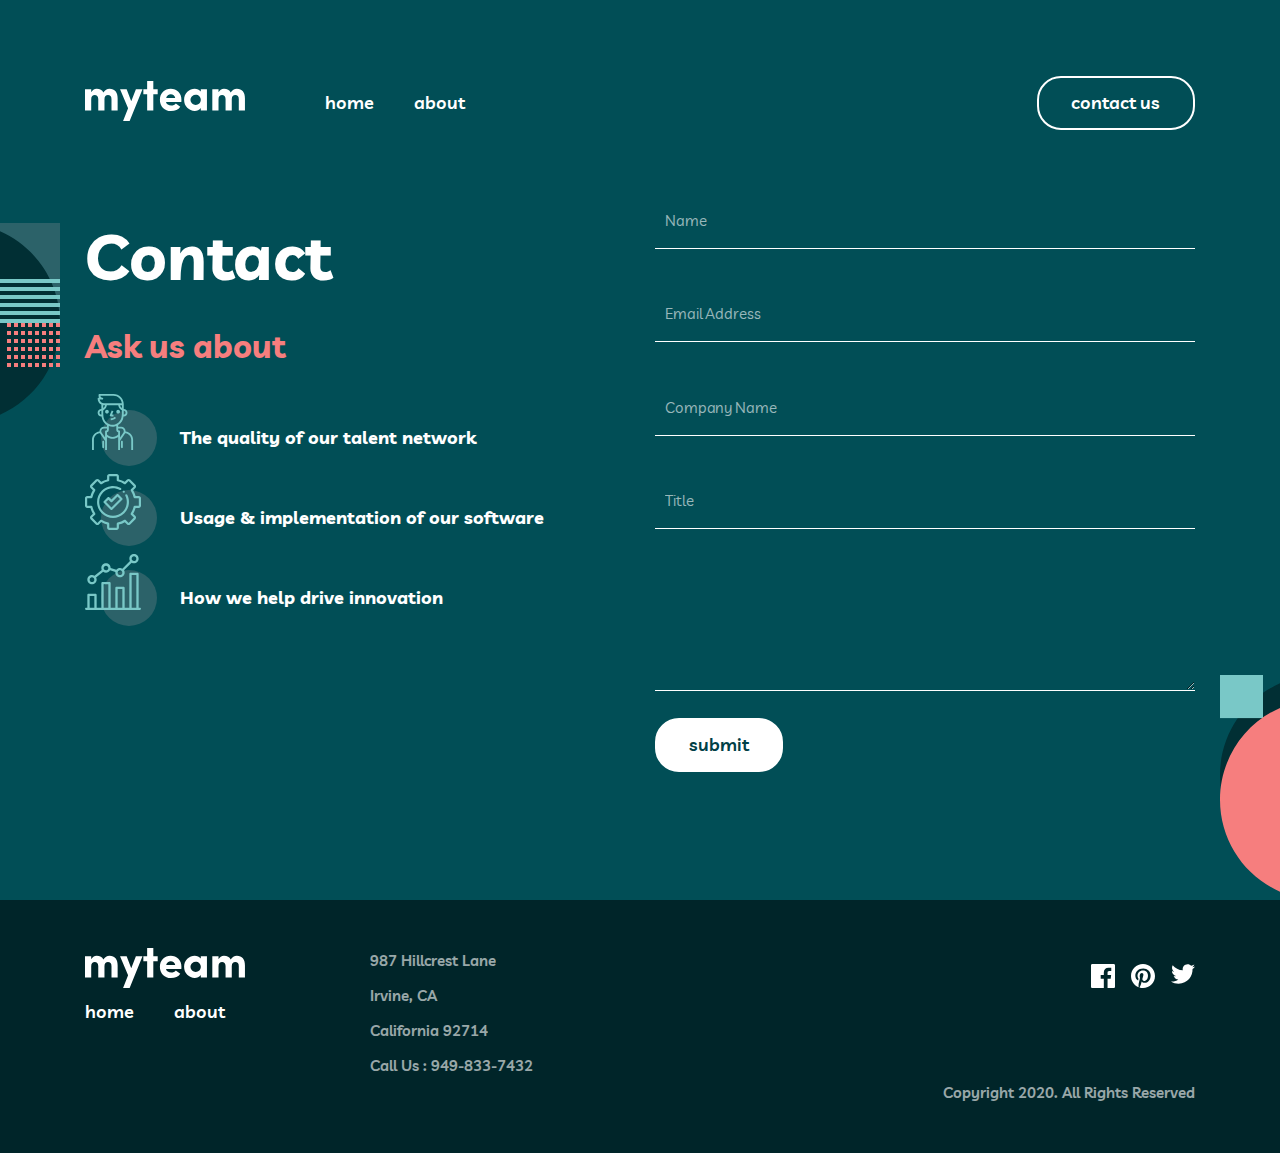
<file: contact.html>
<!DOCTYPE html>
<html lang="en">
<head>
  <meta charset="UTF-8">
  <meta http-equiv="X-UA-Compatible" content="IE=edge">
  <meta name="viewport" content="width=device-width, initial-scale=1.0">
  <title>Contact</title>
  <link rel="stylesheet" href="./css/normalize.css">
  <link rel="stylesheet" href="./css/main.css">
  <link rel="stylesheet" href="./css/contact.css">
</head>
<body>
   <!-- Header start -->
   <header class="site-header">
    <div class="container">
        <div class="site-header__wrapper">
            <div class="site-header__start">
                <a class="site-header__logo" href="./index.html">
                    <svg width="160" height="40" viewBox="0 0 160 40" fill="currentColor" xmlns="http://www.w3.org/2000/svg">
                        <path id="myteam" fill-rule="evenodd" clip-rule="evenodd" d="M68.3174 29.5312V13.2143H72.6997V8.19196H68.3174V0H62.1474V8.19196H58.3538V13.2143H62.1474V29.5312H68.3174ZM6.21366 18.2366V29.5312H0V8.19196H6.21366V11.2946C6.72238 10.1935 7.44913 9.32292 8.3939 8.68304C9.41134 8.07292 10.5015 7.76786 11.6642 7.76786C14.9637 7.76786 17.1948 9.01786 18.3576 11.5179C19.8837 8.9881 21.9549 7.72321 24.5712 7.72321C27.1875 7.72321 29.186 8.56399 30.5669 10.2455C31.9477 11.9271 32.6381 14.3155 32.6381 17.4107V29.5312H26.4898V18.1473C26.4898 16.8378 26.1773 15.8036 25.5523 15.0446C24.8983 14.2857 24.0407 13.9062 22.9797 13.9062C21.9186 13.9062 21.0683 14.2634 20.4288 14.9777C19.7892 15.692 19.4695 16.7783 19.4695 18.2366V29.5312H13.2558V18.0134C13.1977 16.7336 12.8561 15.7292 12.2311 15C11.5916 14.2708 10.7631 13.9062 9.74564 13.9062C8.7282 13.9062 7.88517 14.256 7.21657 14.9554C6.54797 15.6548 6.21366 16.7485 6.21366 18.2366ZM57.4981 8.19196L44.6347 40H38.0722L43.0868 27.3438L35.0417 8.19196H41.6478L46.2481 20.2902L50.892 8.19196H57.4981ZM95.2923 25.6473C93.3591 28.5491 90.1833 29.9926 85.7646 29.9777C82.6978 29.9777 80.1106 28.9435 78.003 26.875C75.9245 24.7768 74.8853 22.0833 74.8853 18.7946C74.8853 15.506 75.9245 12.8348 78.003 10.7812C80.0815 8.72768 82.6542 7.70833 85.721 7.72321C88.7879 7.72321 91.3388 8.76488 93.3737 10.8482C95.4085 12.9315 96.4333 15.6399 96.4478 18.9732C96.4478 19.003 96.4187 19.6577 96.3606 20.9375H81.0771C81.1934 22.0685 81.7603 22.9464 82.7777 23.5714C83.7952 24.1964 84.9434 24.5089 86.2225 24.5089C88.2138 24.5089 89.7327 23.8393 90.7792 22.5L95.2923 25.6473ZM90.1905 16.9643H81.1644C81.3969 15.8036 81.9783 14.8958 82.9085 14.2411C83.8097 13.5863 84.7835 13.2738 85.83 13.3036C86.8766 13.3333 87.8286 13.6607 88.6862 14.2857C89.5437 14.9107 90.0452 15.8036 90.1905 16.9643ZM113.088 29.2188C111.911 29.7247 110.785 29.9628 109.709 29.933C106.846 29.933 104.36 28.9062 102.253 26.8527C100.145 24.7991 99.0912 22.128 99.0912 18.8393C99.0912 15.5506 100.181 12.8795 102.362 10.8259C104.542 8.77232 106.991 7.7381 109.709 7.72321C110.814 7.72321 111.947 7.96875 113.11 8.45982C114.273 8.95089 115.167 9.6503 115.792 10.558V8.19196H121.94V29.5312H115.792V27.0982C115.167 28.006 114.266 28.7128 113.088 29.2188ZM110.712 23.9062C109.302 23.9062 108.088 23.4301 107.071 22.4777C106.024 21.5253 105.501 20.3199 105.501 18.8616C105.501 17.4182 106.024 16.2054 107.071 15.2232C108.205 14.256 109.447 13.7723 110.799 13.7723C112.151 13.7723 113.321 14.2485 114.309 15.2009C115.298 16.1533 115.792 17.3735 115.792 18.8616C115.792 20.3497 115.298 21.5625 114.309 22.5C113.321 23.4375 112.122 23.9062 110.712 23.9062ZM133.522 18.2366V29.5312H127.309V8.19196H133.522V11.2946C134.031 10.1935 134.758 9.32292 135.703 8.68304C136.72 8.07292 137.81 7.76786 138.973 7.76786C142.272 7.76786 144.504 9.01786 145.666 11.5179C147.193 8.9881 149.264 7.72321 151.88 7.72321C154.496 7.72321 156.495 8.56399 157.876 10.2455C159.256 11.9271 159.947 14.3155 159.947 17.4107V29.5312H153.799V18.1473C153.799 16.8378 153.486 15.8036 152.861 15.0446C152.207 14.2857 151.35 13.9062 150.288 13.9062C149.227 13.9062 148.377 14.2634 147.738 14.9777C147.098 15.692 146.778 16.7783 146.778 18.2366V29.5312H140.565V18.0134C140.506 16.7336 140.165 15.7292 139.54 15C138.9 14.2708 138.072 13.9062 137.054 13.9062C136.037 13.9062 135.194 14.256 134.525 14.9554C133.857 15.6548 133.522 16.7485 133.522 18.2366Z" fill="currentColor"/>
                    </svg>                            
                </a>
                
                <nav class="site-nav">
                    <ul class="site-nav__list">
                        <li class="site-nav__item">
                            <a class="site-nav__link" href="./index.html">home</a>
                        </li>
                        <li class="site-nav__item">
                            <a class="site-nav__link" href="./about.html">about</a>
                        </li>
                    </ul>
                </nav>
            </div>
            
            <a class="site-header__btn" href="./contact.html" role="button">
                contact us
            </a>
            <button class="site-header__burger" type="button"></button>
        </div>
    </div>

    <div class="menu-burger">
        <button class="close-button" type="button"></button>
        <nav class="sitenav-mobi">
            <ul class="sitenav__list-mobi">
                <li class="sitenav__item">
                    <a class="sitenav__link" href="./index.html">home</a>
                </li>
                <li class="sitenav__item">
                    <a class="sitenav__link" href="./about.html">about</a>
                </li>
            </ul>
        </nav>
        <a class="site-header__btn-burger" href="./contact.html" role="button">
            contact us
        </a>
    </div>
</header>
<!-- Header end -->

<!-- site main start -->
<main class="site-main">
  <section class="contact-hero-section">
    <!-- contact-hero-section start -->
    <div class="container">
      <div class="contact-hero-section-wrapper">
        <div class="contact-hero-section-start">
          <h2 class="contact-hero-section-title">
            Contact
          </h2>
          <p class="contact-hero-section-subtitle">
            Ask us about</p>

            <ul class="contact-build-section__list">
              <li class="contact-build-section__item">
                  <p class="contact-build-section__item-desc">
                    The quality of our talent network</p>
              </li>
              <li class="contact-build-section__item">
                  <p class="contact-build-section__item-desc">Usage & implementation of our software</p>
              </li>
              <li class="contact-build-section__item">
                  <p class="contact-build-section__item-desc">How we help drive innovation</p>
              </li>
          </ul>

        </div>
        <div class="contact-hero-section-end">
          <form action="https://echo.htmlacademy.ru/" method="get">
            <div class="label-box">
            <div class="inputbox">
              <input class="input-name" type="text" placeholder="Name" name="name" required aria-label="Name" minlength="2" maxlength="100">
              <span class="invalid-text">This field is required</span>
            </div>
            <div class="inputbox">
              <input class="input-email" type="text" placeholder="Email Address" name="Email Address" required aria-label="Email Address"  minlength="2">
              <span class="invalid-text">This field is required</span>
            </div>
            <div class="inputbox">
              <input class="input-company" type="text" placeholder="Company Name" name="Company Name" required aria-label="Company Name" minlength="2">
              <span class="invalid-text">This field is required</span>
            </div>
            <div class="inputbox">
              <input class="input-title" type="text" placeholder="Title" name="Title" required aria-label="Title" minlength="2">
              <span class="invalid-text">This field is required</span>
            </div>
            <div class="inputbox">
            <textarea class="textarea" name="Message" placeholder="Message" required  aria-label="Message">
            </textarea>
          </div>
          <button type="submit" class="contact-hero-section-btn">
            submit
          </button>
        </div>
          </form>
        </div>
      </div>
    </div>
  </section>
    <!-- contact-hero-section end -->
</main>
<!-- site main end -->


 <!-- site footer start -->
 <footer class="site-footer">
  <div class="container">
      <div class="site-footer-wrapper">
          <div class="site-footer-start">
              <div class="site-footer-start-box">
              <a class="site-footer-logo-link" href="./index.html">
                  <svg width="160" height="40" viewBox="0 0 160 40" fill="currentColor" xmlns="http://www.w3.org/2000/svg">
                      <path id="myteam" fill-rule="evenodd" clip-rule="evenodd" d="M68.3174 29.5312V13.2143H72.6997V8.19196H68.3174V0H62.1474V8.19196H58.3538V13.2143H62.1474V29.5312H68.3174ZM6.21366 18.2366V29.5312H0V8.19196H6.21366V11.2946C6.72238 10.1935 7.44913 9.32292 8.3939 8.68304C9.41134 8.07292 10.5015 7.76786 11.6642 7.76786C14.9637 7.76786 17.1948 9.01786 18.3576 11.5179C19.8837 8.9881 21.9549 7.72321 24.5712 7.72321C27.1875 7.72321 29.186 8.56399 30.5669 10.2455C31.9477 11.9271 32.6381 14.3155 32.6381 17.4107V29.5312H26.4898V18.1473C26.4898 16.8378 26.1773 15.8036 25.5523 15.0446C24.8983 14.2857 24.0407 13.9062 22.9797 13.9062C21.9186 13.9062 21.0683 14.2634 20.4288 14.9777C19.7892 15.692 19.4695 16.7783 19.4695 18.2366V29.5312H13.2558V18.0134C13.1977 16.7336 12.8561 15.7292 12.2311 15C11.5916 14.2708 10.7631 13.9062 9.74564 13.9062C8.7282 13.9062 7.88517 14.256 7.21657 14.9554C6.54797 15.6548 6.21366 16.7485 6.21366 18.2366ZM57.4981 8.19196L44.6347 40H38.0722L43.0868 27.3438L35.0417 8.19196H41.6478L46.2481 20.2902L50.892 8.19196H57.4981ZM95.2923 25.6473C93.3591 28.5491 90.1833 29.9926 85.7646 29.9777C82.6978 29.9777 80.1106 28.9435 78.003 26.875C75.9245 24.7768 74.8853 22.0833 74.8853 18.7946C74.8853 15.506 75.9245 12.8348 78.003 10.7812C80.0815 8.72768 82.6542 7.70833 85.721 7.72321C88.7879 7.72321 91.3388 8.76488 93.3737 10.8482C95.4085 12.9315 96.4333 15.6399 96.4478 18.9732C96.4478 19.003 96.4187 19.6577 96.3606 20.9375H81.0771C81.1934 22.0685 81.7603 22.9464 82.7777 23.5714C83.7952 24.1964 84.9434 24.5089 86.2225 24.5089C88.2138 24.5089 89.7327 23.8393 90.7792 22.5L95.2923 25.6473ZM90.1905 16.9643H81.1644C81.3969 15.8036 81.9783 14.8958 82.9085 14.2411C83.8097 13.5863 84.7835 13.2738 85.83 13.3036C86.8766 13.3333 87.8286 13.6607 88.6862 14.2857C89.5437 14.9107 90.0452 15.8036 90.1905 16.9643ZM113.088 29.2188C111.911 29.7247 110.785 29.9628 109.709 29.933C106.846 29.933 104.36 28.9062 102.253 26.8527C100.145 24.7991 99.0912 22.128 99.0912 18.8393C99.0912 15.5506 100.181 12.8795 102.362 10.8259C104.542 8.77232 106.991 7.7381 109.709 7.72321C110.814 7.72321 111.947 7.96875 113.11 8.45982C114.273 8.95089 115.167 9.6503 115.792 10.558V8.19196H121.94V29.5312H115.792V27.0982C115.167 28.006 114.266 28.7128 113.088 29.2188ZM110.712 23.9062C109.302 23.9062 108.088 23.4301 107.071 22.4777C106.024 21.5253 105.501 20.3199 105.501 18.8616C105.501 17.4182 106.024 16.2054 107.071 15.2232C108.205 14.256 109.447 13.7723 110.799 13.7723C112.151 13.7723 113.321 14.2485 114.309 15.2009C115.298 16.1533 115.792 17.3735 115.792 18.8616C115.792 20.3497 115.298 21.5625 114.309 22.5C113.321 23.4375 112.122 23.9062 110.712 23.9062ZM133.522 18.2366V29.5312H127.309V8.19196H133.522V11.2946C134.031 10.1935 134.758 9.32292 135.703 8.68304C136.72 8.07292 137.81 7.76786 138.973 7.76786C142.272 7.76786 144.504 9.01786 145.666 11.5179C147.193 8.9881 149.264 7.72321 151.88 7.72321C154.496 7.72321 156.495 8.56399 157.876 10.2455C159.256 11.9271 159.947 14.3155 159.947 17.4107V29.5312H153.799V18.1473C153.799 16.8378 153.486 15.8036 152.861 15.0446C152.207 14.2857 151.35 13.9062 150.288 13.9062C149.227 13.9062 148.377 14.2634 147.738 14.9777C147.098 15.692 146.778 16.7783 146.778 18.2366V29.5312H140.565V18.0134C140.506 16.7336 140.165 15.7292 139.54 15C138.9 14.2708 138.072 13.9062 137.054 13.9062C136.037 13.9062 135.194 14.256 134.525 14.9554C133.857 15.6548 133.522 16.7485 133.522 18.2366Z" fill="currentColor"/>
                  </svg>          
              </a>
              <ul class="site-footer-list">
                  <li class="site-footer-item">
                      <a href="./index.html" class="site-footer-item-link">home</a>
                  </li>
                  <li class="site-footer-item">
                      <a href="./about.html" class="site-footer-item-link">about</a>
                  </li>
              </ul>
          </div>
              <ul class="site-footer-address-list">
                  <li class="site-footer-addres-item">
                      <a href="#" class="site-footer-addres-item-link">987  Hillcrest Lane</a>
                  </li>
                  <li class="site-footer-addres-item">
                      <a href="#" class="site-footer-addres-item-link">Irvine, CA</a>
                  </li>
                  <li class="site-footer-addres-item">
                      <a href="#" class="site-footer-addres-item-link">California 92714</a>
                  </li>
                  <li class="site-footer-addres-item">
                      <a href="#" class="site-footer-addres-item-link">Call Us : 949-833-7432</a>   
                  </ul>
              </div>
              <div class="site-footer-end">
                  <ul class="site-footer-social-list">
                      <li class="site-footer-social-item">
                          <a href="#" class="site-footer-social">
                              <svg width="24" height="24" viewBox="0 0 24 24" fill="currentColor" xmlns="http://www.w3.org/2000/svg">
                                  <path d="M22.675 0H1.325C0.593 0 0 0.593 0 1.325V22.676C0 23.407 0.593 24 1.325 24H12.82V14.706H9.692V11.084H12.82V8.413C12.82 5.313 14.713 3.625 17.479 3.625C18.804 3.625 19.942 3.724 20.274 3.768V7.008L18.356 7.009C16.852 7.009 16.561 7.724 16.561 8.772V11.085H20.148L19.681 14.707H16.561V24H22.677C23.407 24 24 23.407 24 22.675V1.325C24 0.593 23.407 0 22.675 0Z" fill="currentColor"/>
                                  </svg>                                        
                          </a>
                      </li>
                          <li class="site-footer-social-item">
                              <a href="#" class="site-footer-social">
                                  <svg width="24" height="24" viewBox="0 0 24 24" fill="currentColor" xmlns="http://www.w3.org/2000/svg">
                                      <path d="M12 0C5.373 0 0 5.372 0 12C0 17.084 3.163 21.426 7.627 23.174C7.522 22.225 7.427 20.769 7.669 19.733C7.887 18.796 9.076 13.768 9.076 13.768C9.076 13.768 8.717 13.049 8.717 11.986C8.717 10.318 9.684 9.072 10.888 9.072C11.911 9.072 12.406 9.841 12.406 10.762C12.406 11.791 11.751 13.33 11.412 14.757C11.129 15.951 12.011 16.926 13.189 16.926C15.322 16.926 16.961 14.677 16.961 11.431C16.961 8.558 14.897 6.549 11.949 6.549C8.535 6.549 6.531 9.11 6.531 11.756C6.531 12.787 6.928 13.894 7.424 14.494C7.522 14.613 7.536 14.718 7.507 14.839L7.174 16.199C7.121 16.419 7 16.466 6.772 16.36C5.273 15.662 4.336 13.471 4.336 11.711C4.336 7.926 7.086 4.449 12.265 4.449C16.428 4.449 19.663 7.416 19.663 11.38C19.663 15.516 17.056 18.844 13.436 18.844C12.22 18.844 11.077 18.213 10.686 17.466L9.938 20.319C9.667 21.362 8.936 22.669 8.446 23.465C9.57 23.812 10.763 24 12 24C18.627 24 24 18.627 24 12C24 5.372 18.627 0 12 0Z" fill="currentColor"/>
                                      </svg>
                              </a>
                          </li>
                              <li class="site-footer-social-item">
                                  <a href="#" class="site-footer-social">
                                      <svg width="24" height="20" viewBox="0 0 24 20" fill="none" xmlns="http://www.w3.org/2000/svg">
                                          <path d="M24 2.55699C23.117 2.94899 22.168 3.21299 21.172 3.33199C22.189 2.72299 22.97 1.75799 23.337 0.607986C22.386 1.17199 21.332 1.58199 20.21 1.80299C19.313 0.845986 18.032 0.247986 16.616 0.247986C13.437 0.247986 11.101 3.21399 11.819 6.29299C7.728 6.08799 4.1 4.12799 1.671 1.14899C0.381 3.36199 1.002 6.25699 3.194 7.72299C2.388 7.69699 1.628 7.47599 0.965 7.10699C0.911 9.38799 2.546 11.522 4.914 11.997C4.221 12.185 3.462 12.229 2.69 12.081C3.316 14.037 5.134 15.46 7.29 15.5C5.22 17.123 2.612 17.848 0 17.54C2.179 18.937 4.768 19.752 7.548 19.752C16.69 19.752 21.855 12.031 21.543 5.10599C22.505 4.41099 23.34 3.54399 24 2.55699Z" fill="currentColor"/>
                                          </svg>
                                  </a>
                              </li>
                          </ul>
                          <p class="site-header-addres-title">
                              Copyright 2020. All Rights Reserved
                          </p>
                      </div>
                  </div>
              </div>
          </footer>
          <!-- site footer end -->
          <script src="./js/main.js"></script>
</body>
</html>
</file>
<file: css/main.css>
/* FONTS */
/* livvic-regular - latin */
@font-face {
  font-family: "Livvic";
  font-style: normal;
  font-weight: 400;
  src: local(""), url("../fonts/livvic-v13-latin-regular.woff2") format("woff2"),
  /* Chrome 26+, Opera 23+, Firefox 39+ */
  url("../fonts/livvic-v13-latin-regular.woff") format("woff"); /* Chrome 6+, Firefox 3.6+, IE 9+, Safari 5.1+ */
}
/* livvic-500italic - latin */
@font-face {
  font-family: "Livvic";
  font-style: italic;
  font-weight: 500;
  src: local(""),
  url("../fonts/livvic-v13-latin-500italic.woff2") format("woff2"),
  /* Chrome 26+, Opera 23+, Firefox 39+ */
  url("../fonts/livvic-v13-latin-500italic.woff") format("woff"); /* Chrome 6+, Firefox 3.6+, IE 9+, Safari 5.1+ */
}
/* livvic-600 - latin */
@font-face {
  font-family: "Livvic";
  font-style: normal;
  font-weight: 600;
  src: local(""), url("../fonts/livvic-v13-latin-600.woff2") format("woff2"),
  /* Chrome 26+, Opera 23+, Firefox 39+ */
  url("../fonts/livvic-v13-latin-600.woff") format("woff"); /* Chrome 6+, Firefox 3.6+, IE 9+, Safari 5.1+ */
}
/* livvic-700 - latin */
@font-face {
  font-family: "Livvic";
  font-style: normal;
  font-weight: 700;
  src: local(""), url("../fonts/livvic-v13-latin-700.woff2") format("woff2"),
  /* Chrome 26+, Opera 23+, Firefox 39+ */
  url("../fonts/livvic-v13-latin-700.woff") format("woff"); /* Chrome 6+, Firefox 3.6+, IE 9+, Safari 5.1+ */
}
/* livvic-700italic - latin */
@font-face {
  font-family: "Livvic";
  font-style: italic;
  font-weight: 700;
  src: local(""),
  url("../fonts/livvic-v13-latin-700italic.woff2") format("woff2"),
  /* Chrome 26+, Opera 23+, Firefox 39+ */
  url("../fonts/livvic-v13-latin-700italic.woff") format("woff"); /* Chrome 6+, Firefox 3.6+, IE 9+, Safari 5.1+ */
}

/* ROOT */
:root {
  --hero-bg-color: #014e56;
  --build-bg-color: #012f34;
  --deliver-bg-color: #004047;
  --article-bg-color: #f67e7e;
  --footer-bg-color: #002529;
  --main-text-color: #fff;
  --deliver-text-color: #79c8c7;
}

html {
  box-sizing: border-box;
  height: 100%;
  scroll-behavior: smooth;
}

*,
*::before,
*::after {
  box-sizing: inherit;
}
*{
  box-sizing: border-box;
}

body {
  display: flex;
  flex-direction: column;
  height: 100%;
  margin: 0;
  font-family: "Livvic", "Arial", sans-serif;
  font-weight: 600;
  background-color: #fff;
  overflow-x: hidden;
}

img {
  max-width: 100%;
  height: auto;
}

.visually-hidden {
  position: absolute;
  width: 1px;
  height: 1px;
  margin: -1px;
  border: 0;
  padding: 0;
  
  white-space: nowrap;
  clip-path: inset(100%);
  clip: rect(0 0 0 0);
  overflow: hidden;
}

.container {
  width: 100%;
  max-width: 1150px;
  margin-right: auto;
  margin-left: auto;
  padding-right: 20px;
  padding-left: 20px;
}

ul {
  padding-left: 0;
  list-style: none;
}

a {
  text-decoration: none;
}

/****************** Header styles start *****************/
.site-header {
  padding-top: 73px;
  padding-bottom: 73px;
  background-color: var(--hero-bg-color);
}

.site-header__wrapper {
  display: flex;
  justify-content: space-between;
  align-items: center;
}

.site-header__start {
  display: flex;
  align-items: center;
}

.site-header__logo {
  color: var(--main-text-color);
  margin-right: 80px;
}

.site-nav__list {
  display: flex;
}

.site-nav__item:first-child {
  margin-right: 40px;
}

.site-nav__link {
  font-size: 18px;
  line-height: 28px;
  color: var(--main-text-color);
}

.site-nav__link:active {
  color: var(--article-bg-color);
}

.site-header__btn {
  padding-top: 11px;
  padding-right: 33px;
  padding-bottom: 11px;
  padding-left: 32px;
  border: 2px solid var(--main-text-color);
  border-radius: 24px;
  font-size: 18px;
  line-height: 28px;
  color: var(--main-text-color);
}

.site-header__btn:active {
  background-color: var(--main-text-color);
  color: var(--footer-bg-color);
}

.site-header__btn-burger{
  padding-top: 11px;
  padding-right: 33px;
  padding-bottom: 11px;
  padding-left: 32px;
  border: 2px solid var(--main-text-color);
  border-radius: 24px;
  font-size: 18px;
  line-height: 28px;
  color: var(--main-text-color);
}

.site-header__btn-burger:active{
  background-color: var(--main-text-color);
  color: var(--footer-bg-color);
}

.site-header__burger{
  display: none;
  width: 20px;
  height: 17px;
  border: none;
  background-color: transparent;
  background-image: url("../images/icons/burger.svg");
}

.close-button{
  width: 20px;
  height: 17px;
  background-color: transparent;
  border: none;
  background-image: url("../images/icons/close.svg");
  background-repeat: no-repeat;
  margin-left: 90%;
}


.menu-burger{
  display: none;
  position: absolute;;
  top: 0;
  right: 0;
  width: 100%;
  transform: translateX(255px);
  max-width: 255px;
  height: 100vh;
  padding-top: 56px;
  padding-left: 48px;
  padding-right: 25px;
  background-color: #2C6269;
  transition: transform 0.3s cubic-bezier(1, 0.5, 0.28, 0.05);
  background-image: url(../images/icons/hero-about-right.svg);
  background-repeat: no-repeat;
  background-position: calc(50% + 127px) bottom;
  z-index: 99;
}

.menu-burger-active{
  transform: translateX(0px);
  display: block;
}

.sitenav__list-mobi{
  list-style: none;
  margin-bottom: 36px;
}

.sitenav__link{
  font-weight: 600;
  font-size: 18px;
  line-height: 28px;
  color: #FFFFFF;
}


/* **** HEADER STYLE RESPONSIVE START **** */
@media only screen and (max-width: 768px){
  .site-header{
    padding-top: 64px;
    padding-bottom: 64px;
  }
  .site-header__logo > svg {
    width: 127px;
    height: 32px;
  }
  .site-header__logo{
    margin-right: 48px;
  }
  .menu-burger{
    display: none;
  }
  .site-header__btn{
    display: block;
  }
}

@media only screen and (max-width: 520px){
  .site-header__btn {
    padding-top: 8px;
    padding-right: 25px;
    padding-bottom: 8px;
    padding-left: 25px;
    font-weight: 600;
    font-size: 15px;
    line-height: 22px;
    
  }
  .menu-burger{
    display: none;
  }
  .site-nav__item:first-child {
    margin-right: 20px;
  }
  
  .site-header__logo > svg {
    width: 120px;
    height: 25px;
  }
  
  .site-header__start{
    margin-right: 10px;
  }
  
  
}

@media only screen and (max-width: 464px){
  .site-header__wrapper{
    display: flex;
    align-items: center;
    justify-content: center;
    flex-direction: column;
  }
  
  .site-header__start{
    display: flex;
    align-items: center;
    justify-content: center;
    flex-direction: column;
    margin-right: 0;
  }
  .site-nav__item:first-child {
    margin-right: 20px;
  }
  
  .site-header__logo{
    margin-right: 0px;
  }
  .menu-burger{
    display: none;
  }
}

@media only screen and (max-width: 375px){
  .site-nav{
    display: none;
  }
  
  .site-header__btn{
    display: none;
  }
  .site-header__logo{
    margin-right: 25px;
  }
  
  .site-header__wrapper{
    display: flex;
    align-items: center;
    justify-content: space-between;
    flex-direction: row;
    
  }
  
}

@media only screen and (max-width: 375px){
  .site-header__burger{
    display: block;
  }
  
  .sitenav-mobi{
    display: block;
  }
  .menu-burger{
    display: block;
  }
}

/* **** HEADER STYLE RESPONSIVE START **** */
/****************** Header styles end *****************/


/****************** Main styles start *****************/
/****** Hero section styles start ******/
.hero-section {
  overflow: hidden;
  padding-top: 56px;
  padding-bottom: 250px;
  background-image: url("../images/icons/disk-left.svg"),
  url("../images/icons/disk-bottom.svg");
  background-repeat: no-repeat;
  background-position: calc(50% - 770px) top,
  calc(50% + 400px) calc(50% + 230px);
  background-color: var(--hero-bg-color);
}

.hero-section__wrapper {
  display: flex;
  justify-content: space-between;
}

.hero-section__title {
  width: 600px;
  margin: 0;
  font-weight: 700;
  font-size: 100px;
  line-height: 100px;
  color: var(--main-text-color);
}

.hero-section__title-talent {
  color: var(--article-bg-color);
}

.hero-section__desc {
  width: 445px;
  margin: 0;
  font-size: 18px;
  line-height: 28px;
  color: var(--main-text-color);
}

.hero-section__desc::before {
  display: block;
  width: 50px;
  margin-bottom: 79px;
  height: 4px;
  background-color: var(--deliver-text-color);
  content: "";
  
  
  
}

/* ****** HERO SECTION RESPONSIVE START ***** */
@media only screen and (max-width: 768px){
  .hero-section{
    padding-top: 48px;
    padding-bottom: 256px;
    background-position: calc(50% - 768px) 68px, center calc(50% + 258px);
  }
  .hero-section__wrapper {
    display: flex;
    flex-direction: column;
    align-items: center;
    justify-content: center;
    text-align: center;
  }
  .hero-section__title {
    width: 100%;
    max-width: 350px;
    font-weight: 700;
    font-size: 64px;
    line-height: 56px;
    margin-bottom: 24px;
  }
  .hero-section__desc::before{
    display: none;
  }
  .hero-section__desc {
    width: 100%;
    max-width: 457px;
    font-weight: 600;
    font-size: 15px;
    line-height: 28px;
    text-align: center;
    color: var(--main-text-color);
  }
}

@media only screen and (max-width: 768px){
  .hero-section{
    padding-top: 48px;
    padding-bottom: 256px;
    background-position: calc(50% - 768px) 68px, center calc(50% + 258px);
  }
}

@media only screen and (max-width: 375px){
  .hero-section__desc {
    width: 100%;
    max-width: 300px;
    font-weight: 600;
    font-size: 15px;
    line-height: 28px;
    text-align: center;
    color: var(--main-text-color);
  }
  
  .hero-section{
    padding-top: 48px;
    padding-bottom: 197px;
    background-position: calc(50% - 768px) 68px, center calc(50% + 258px);
  }
}
/* ****** HERO SECTION RESPONSIVE END ***** */
/* Hero section styles end */

/* Build section styles start */
.build-section {
  padding-top: 140px;
  padding-bottom: 140px;
  background-image: url("../images/icons/right-circle.svg");
  background-repeat: no-repeat;
  background-position: calc(50% + 760px) bottom;
  background-color: var(--build-bg-color);
}

.build-section__wrapper {
  display: flex;
  justify-content: space-between;
  align-items: flex-start;
}

.build-section__title {
  width: 100%;
  max-width: 455px;
  margin: 0;
  font-weight: 700;
  font-size: 48px;
  line-height: 48px;
  color: var(--main-text-color);
}

.build-section__title::before {
  display: block;
  width: 50px;
  height: 4px;
  margin-bottom: 54px;
  background-color: var(--article-bg-color);
  content: "";
}

.build-section__list {
  width: 100%;
  max-width: 540px;
  margin-top: 54px;
}

.build-section__item {
  display: flex;
  align-items: flex-start;
  margin-bottom: 32px;
}

.build-section-item__img{
  margin-right: 23px;
}

.build-section__item:last-child {
  margin-bottom: 0;
}


.build-section__item-title {
  margin-top: 0;
  margin-bottom: 16px;
  font-weight: 700;
  font-size: 18px;
  line-height: 28px;
  color: var(--article-bg-color);
}

.build-section__item-desc {
  margin: 0;
  font-size: 15px;
  line-height: 25px;
  color: var(--main-text-color);
  opacity: 0.8;
  width: 100%;
  max-width: 445px;
}
/* Build section styles end */

/* *** build section responsive start *** */
@media only screen and (max-width: 768px) {
  
  .build-section{
    padding-top: 100px;
    padding-bottom: 100px;
    background-image: url("../images/icons/right-circle.svg");
    background-repeat: no-repeat;
    background-position: calc(50% + 385px) top;
  }
  .build-section__title {
    max-width: 445px;
    width: 100%;
    margin-top: 0;
    margin-bottom: 64px;
    font-weight: 700;
    font-size: 32px;
    line-height: 32px;
    color: var(--main-text-color);
    
  }
  .build-section__wrapper {
    display: flex;
    justify-content: center;
    align-items: center;
    flex-direction: column;
  }
}
@media only screen and (max-width: 375px){
  .build-section{
    padding-top: 64px;
    padding-bottom: 64px;
    background-image: url("../images/icons/right-circle.svg");
    background-repeat: no-repeat;
    background-position: calc(50% + 185px) top;
  }
  .build-section__wrapper {
    display: flex;
    justify-content: center;
    align-items: center;
    flex-direction: column;
  }
  
  .build-section__item{
    display: flex;
    align-items: center;
    justify-content: center;
    flex-direction: column;
    margin-bottom: 48px;
  }
  
  
  .build-section__title {
    max-width: 240px;
    width: 100%;
    margin-top: 0;
    margin-bottom: 56px;
    font-weight: 700;
    font-size: 32px;
    line-height: 32px;
  }
  
  .build-section__item-title {
    margin-top: 0;
    margin-bottom: 8px;
    font-weight: 700;
    font-size: 18px;
    line-height: 28px;
    text-align: center;
  }
  
  .build-section__item-desc {
    margin: 0;
    font-size: 15px;
    line-height: 25px;
    color: var(--main-text-color);
    opacity: 0.8;
    width: 100%;
    max-width: 327px;
    text-align: center;
  }
  
  .build-section-item__img{
    margin-right: 0px;
    margin-bottom: 16px;
  }
}
/* *** build section responsive end *** */

/* Deliver section styles start */
.deliver-section {
  padding-top: 140px;
  padding-bottom: 151px;
  background-image: url("../images/deliver-right-bg.png"),
  url("../images/icons/rigth-bottom-bg.svg");
  background-position: calc(50% - 685px) calc(50% - 333px),
  calc(50% + 660px) calc(50% + 382px);
  background-repeat: no-repeat;
  background-color: #004047;
}

.deliver-section__title {
  width: 100%;
  max-width: 932px;
  margin: 0 auto;
  margin-bottom: 56px;
  font-weight: 700;
  font-size: 48px;
  line-height: 48px;
  text-align: center;
  color: var(--main-text-color);
}

.deliver-section__title-span {
  color: var(--deliver-text-color);
}

.deliver-section__list {
  display: flex;
  justify-content: space-between;
}
.deliver-section__item {
  padding-top: 36px;
  background-image: url("../images/icons/quotu.svg");
  background-repeat: no-repeat;
  background-position: top center;
  text-align: center;
}

.deliver-section__desc {
  width: 100%;
  max-width: 350px;
  margin-top: 0;
  margin-bottom: 24px;
  font-size: 15px;
  line-height: 25px;
  color: var(--main-text-color);
}

.deliver-section__user-name {
  margin-top: 0;
  margin-bottom: 2px;
  font-weight: 700;
  font-size: 18px;
  line-height: 28px;
  color: var(--deliver-text-color);
}

.deliver-section__job-title {
  margin-top: 0;
  margin-bottom: 32px;
  font-size: 13px;
  line-height: 18px;
  color: var(--main-text-color);
}

/* ***** DELIVER SECTION RESPONSIVE START ****** */
@media only screen and (max-width: 768px){
  .deliver-section {
    padding-top: 100px;
    padding-bottom: 100px;
    background-image: url("../images/deliver-right-bg.png"),
    url("../images/icons/rigth-bottom-bg.svg");
    background-position: calc(50% - 310px) top,
    calc(50% + 285px) calc(50% + 613px);
  }
  
  .deliver-section__list {
    display: flex;
    justify-content: center;
    align-items: center;
    flex-direction: column;
  }
  
  .deliver-section__title {
    width: 100%;
    max-width: 573px;
    margin-bottom: 48px;
    font-size: 32px;
    line-height: 32px;
  }
  
  .deliver-section__desc {
    width: 100%;
    max-width: 573px;
    margin-bottom: 16px;
  }
  .deliver-section__job-title {
    margin-bottom: 16px;
  }
  .deliver-section__item{
    margin-bottom: 48px;
  }
  
  .deliver-section__item:last-child{
    margin-bottom: 0;
  }
  
}

@media only screen and (max-width: 375px) {
  .deliver-section {
    padding-top: 140px;
    padding-bottom: 164px;
    background-image: url("../images/deliver-right-bg.png"),
    url("../images/icons/rigth-bottom-bg.svg");
    background-position: calc(50% - 110px) top,
    calc(50% + 90px) calc(50% + 665px);
  }
  
  .deliver-section__title {
    width: 100%;
    max-width: 327px;
    margin-bottom: 48px;
    font-size: 32px;
    line-height: 32px;
  }
  
}
/* ***** DELIVER SECTION RESPONSIVE END ****** */
/* Deliver section styles end */

/****************** Main styles end *****************/

/* *********** site article start ******** */
.site-article {
  padding-top: 76px;
  padding-bottom: 76px;
  background-color: var(--article-bg-color);
  background-image: url(../images/icons/left-bottom-bg.svg);
  background-repeat: no-repeat;
  background-position: calc(50% - 650px) calc(50% + 115px);
}
.site-article-wrapper {
  display: flex;
  align-items: center;
  justify-content: space-between;
  padding-left: 63px;
  padding-right: 126px;
}
.site-article-title {
  width: 100%;
  max-width: 504px;
  font-weight: 700;
  font-size: 48px;
  line-height: 38px;
  color: var(--build-bg-color);
}
.site-article-subtitle {
  font-family: "Livvic";
  font-style: normal;
  font-weight: 600;
  font-size: 18px;
  line-height: 28px;
  color: var(--build-bg-color);
  border: 2px solid var(--build-bg-color);
  border-radius: 24px;
  padding: 11px 33px;
  margin: 0;
}

.site-article-subtitle:hover {
  color: var(--main-text-color);
  background-color: var(--build-bg-color);
  transition: all 0.5s cubic-bezier(0.175, 0.885, 0.32, 1.275);
}

/* ARTICLE RESPONSIVE START */
@media only screen and (max-width: 768px) {
  .site-article {
    padding-top: 76px;
    padding-bottom: 76px;
    background-color: var(--article-bg-color);
    background-image: url(../images/icons/left-bottom-bg.svg);
    background-repeat: no-repeat;
    background-position: calc(50% - 290px) calc(50% + 115px);
  }
  .site-article-wrapper {
    display: flex;
    align-items: center;
    justify-content: space-between;
    padding-left: 50px;
    padding-right: 70px;
  }
  .site-article-title {
    font-size: 32px;
    line-height: 32px;
  }
  .site-article-subtitle {
    font-size: 12px;
    line-height: 20px;
    border-radius: 24px;
    padding: 8px 30px;
  }
}

@media only screen and (max-width: 375px) {
  .site-article {
    padding-top: 76px;
    padding-bottom: 76px;
    background-color: var(--article-bg-color);
    background-image: url(../images/icons/left-bottom-bg.svg);
    background-repeat: no-repeat;
    background-position: calc(50% - 90px) calc(50% + 155px);
  }
  .site-article-wrapper {
    display: flex;
    align-items: center;
    justify-content: center;
    flex-direction: column;
    padding-left: 50px;
    padding-right: 70px;
  }
  .site-article-title {
    width: 100%;
    max-width: 327px;
    font-size: 32px;
    line-height: 32px;
    text-align: center;
  }
}

/* ARTICLE RESPONSIVE END */

/* *********** site article end ******** */

/* ********** site footer start ************ */

.site-footer {
  padding-top: 48px;
  padding-bottom: 48px;
  background-color: var(--footer-bg-color);
}
.site-footer-wrapper {
  display: flex;
  justify-content: space-between;
  align-items: flex-start;
}
.site-footer-start {
  display: flex;
  /* align-items: center; */
}

.site-footer-start-box {
  margin-right: 125px;
}
.site-footer-logo-link {
  color: var(--main-text-color);
}
.site-footer-list {
  display: flex;
  margin: 0;
  height: 35px;
  align-items: flex-end;
}
.site-footer-item:first-child {
  margin-right: 40px;
}
.site-footer-item-link {
  font-weight: 600;
  font-size: 18px;
  line-height: 28px;
  color: var(--main-text-color);
  transition: color 0.2s cubic-bezier(0.25, 0.46, 0.45, 0.94);
}

.site-footer-item-link:active {
  color: #f67e7e;
}
.site-footer-address-list {
  display: flex;
  flex-direction: column;
  margin: 0;
  gap: 10px;
}

.site-footer-addres-item-link {
  font-family: "Livvic";
  font-style: normal;
  font-weight: 600;
  font-size: 15px;
  line-height: 25px;
  color: #ffffff;
  mix-blend-mode: normal;
  opacity: 0.6;
}
.site-footer-end {
  display: flex;
  flex-direction: column;
  align-items: flex-end;
}
.site-footer-social-list {
  display: flex;
  align-items: flex-start;
  height: 100px;
}
.site-footer-social-item:not(:first-child) {
  margin-left: 16px;
}
.site-footer-social {
  color: var(--main-text-color);
}

.site-footer-social:active{
  color: var(--article-bg-color);
}
.site-header-addres-title {
  margin: 0;
  font-family: "Livvic";
  font-style: normal;
  font-weight: 600;
  font-size: 15px;
  line-height: 25px;
  color: #ffffff;
  mix-blend-mode: normal;
  opacity: 0.6;
}

/* *** SITE FOOTER RESPONSIVE START **** */
@media only screen and (max-width: 768px) {
  .site-footer {
    padding-top: 56px;
    padding-bottom: 56px;
    background-color: var(--footer-bg-color);
  }

  .site-footer-logo-link > svg{
    width: 95px;
    height: 24px;
  }

  .site-footer-wrapper {
    display: flex;
    justify-content: center;
    align-items: flex-start;
    flex-direction: column;
  }
  .site-footer-start {
    display: flex;
    align-items: center;
    justify-content: space-between;
    /* align-items: center; */
  }

  .site-footer-end {
    display: flex;
    align-items: center;
  }

  .site-footer-start-box {
    margin-right: 0px;
  }
  .site-footer-list {
    display: flex;
    height: 100px;
    align-items: center;
 
  }

  .site-footer-social-list {
    display: flex;
    height: 0px;
    margin-right: auto;
  }
  .site-footer-address-list {
    display: flex;
    flex-direction: column;
    margin-right: auto;
    align-items: flex-end;
    gap: 10px;
    margin-left: auto;
  }
  .site-header-addres-title {
    margin: 0;
    mix-blend-mode: normal;
    opacity: 0.6;
    margin-right: auto;
    width: 100%;
    max-width: 255px;
  }
}

@media only screen and (max-width: 375px) {
  .site-footer-wrapper {
    display: flex;
    justify-content: center;
    align-items: center;
    flex-direction: column;
  }
  .site-footer-start {
    display: flex;
    align-items: center;
    justify-content:center;
    flex-direction: column;
    /* align-items: center; */
  }
  .site-header-addres-title {
    margin: 0;
    mix-blend-mode: normal;
    opacity: 0.6;
    margin-right: auto;
    width: 100%;
    max-width: 255px;
    text-align: center;
  }

  .site-footer-address-list {
    display: flex;
    flex-direction: column;
    align-items: center;
    gap: 10px;
    justify-content: center;
    margin-bottom: 40px;
  }
  .site-footer-social-list {
    display: flex;
    align-items: center;
    justify-content: center;
    margin-right: 0;
    height: 16px;
  }

  .site-footer-list {
    display: flex;
    height: 100px;
    align-items: center;
    justify-content: center;
 
  }

  .site-footer-end {
    display: flex;
    align-items: center;
    justify-content: center;
  }

  .site-footer-start-box {
    margin-right: 0px;
    display: flex;
    align-items: center;
    justify-content: center;
    flex-direction: column;
  }

  
}
/* *** SITE FOOTER RESPONSIVE END **** */
/* ********** site footer end ************ */
</file>
<file: css/about.css>
:root {
  --hero-bg-color: #014e56;
  --build-bg-color: #012f34;
  --deliver-bg-color: #004047;
  --article-bg-color: #f67e7e;
  --footer-bg-color: #002529;
  --main-text-color: #fff;
  --deliver-text-color: #79c8c7;
}
/* site main start */
/* hero-about-section start */
.hero-about-section {
  padding-bottom: 120px;
  background-color: var(--hero-bg-color);
  background-image: url(../images/icons/hero-about-right.svg);
  background-repeat: no-repeat;
  background-position: calc(50% + 685px) bottom;
}

.hero-about-section-wrapper {
  display: flex;
  align-items: flex-start;
  justify-content: space-between;
}
.hero-about-section-title {
  font-weight: 700;
  font-size: 64px;
  line-height: 100px;
  color: var(--main-text-color);
  margin-top: 0;
  margin-bottom: 0;
}
.hero-about-section-subtitle {
  width: 730px;
  font-size: 18px;
  line-height: 28px;
  color: var(--main-text-color);
  margin: 0;
}

.hero-about-section-subtitle::before {
  display: block;
  width: 50px;
  margin-bottom: 40px;
  height: 4px;
  background-color: var(--article-bg-color);
  content: "";
}
/* hero-about-section start */

/* directors-about-section start */
.directors-about-section {
  padding-top: 140px;
  padding-bottom: 140px;
  background-color: var(--deliver-bg-color);
  background-image: url(../images/icons/director-about-left.svg),
    url(../images/icons/directors-about-bg-right.svg);
  background-repeat: no-repeat;
  background-position: calc(50% - 680px) top, calc(50% + 600px) bottom;
}

.directors-about-section-title {
  font-weight: 700;
  font-size: 48px;
  line-height: 48px;
  text-align: center;
  color: var(--main-text-color);
  margin-top: 0;
  margin-bottom: 64px;
}

.directors-about-section-wrapper {
  display: flex;
  align-items: center;
  flex-wrap: wrap;
  /* justify-content: space-between; */
  gap: 76px 30px;
}

.directors-about-section-box {
  position: relative;
  width: 350px;
  background-color: var(--build-bg-color);
  display: flex;
  flex-direction: column;
  align-items: center;
  padding-top: 35px;
}

.directors-about-user-img {
  width: 96px;
  height: 96px;
  margin-bottom: 13px;
}

.directors-about-section-subtitle {
  font-family: "Livvic";
  font-style: normal;
  font-weight: 700;
  font-size: 18px;
  line-height: 28px;
  text-align: center;
  color: var(--deliver-text-color);
  margin: 0;
}

.directors-about-section-disc {
  font-family: "Livvic";
  font-size: 15px;
  line-height: 25px;
  text-align: center;
  color: var(--main-text-color);
  margin-top: 0;
  margin-bottom: 56px;
}

.directors-about-section-btn {
  width: 56px;
  height: 56px;
  position: absolute;
  border-radius: 50%;
  border: none;
  bottom: -30px;
  background-color: var(--article-bg-color);
  cursor: pointer;
  /* transition: all 0.5s linear; */
}

.directors-about-section-btn:hover {
  background-color: var(--deliver-text-color);
  transition: all 0.5s linear;
}

.directors-about-section-btn:active {
  background-color: var(--article-bg-color);
  transform: rotate(45deg);
}

.directors-about-section-subtitle-list-title {
  font-family: "Livvic";
  font-style: normal;
  font-weight: 700;
  font-size: 18px;
  line-height: 28px;
  text-align: center;
  color: var(--deliver-text-color);
  margin-top: 0;
  margin-bottom: 8px;
}

.directors-about-section-disc-list-title {
  width: 254px;
  margin-bottom: 24px;
  font-family: "Livvic";
  font-style: normal;
  font-weight: 600;
  font-size: 15px;
  line-height: 25px;
  text-align: center;
  color: var(--main-text-color);
  margin-top: 0;
}

.directors-about-section-list {
  display: flex;
  align-items: center;
}

.directors-about-section-item {
  margin-bottom: 35px;
}

.directors-about-section-item-link {
  color: var(--main-text-color);
}

.directors-about-section-item-link:first-child {
  margin-right: 16px;
}
/* directors-about-section end */

/* clients section start */
.clients-about-section {
  background-color: var(--build-bg-color);
  background-image: url(../images/icons/clients-bg.svg);
  background-repeat: no-repeat;
  background-position: calc(50% - 580px) calc(50% - 124px);
  padding-top: 140px;
  padding-bottom: 140px;
}
.clients-about-section-wrapper {
  display: flex;
  flex-direction: column;
  align-items: center;
  justify-content: center;
}
.clients-about-section-title {
  font-family: "Livvic";
  font-style: normal;
  font-weight: 700;
  font-size: 48px;
  line-height: 48px;
  text-align: center;
  color: var(--main-text-color);
  margin-top: 0;
  margin-bottom: 70px;
}
.clients-about-section-list {
  display: flex;
  align-items: center;
  margin: 0;
}
.clients-about-section-item {
  margin-right: 80px;
}

.clients-about-section-item:last-child{
  margin-right: 0;
}
/* clients section end */

/* site main start */
</file>
<file: css/contact.css>
:root {
  --hero-bg-color: #014e56;
  --build-bg-color: #012f34;
  --deliver-bg-color: #004047;
  --article-bg-color: #f67e7e;
  --footer-bg-color: #002529;
  --main-text-color: #fff;
  --deliver-text-color: #79c8c7;
}

.contact-hero-section {
  padding-bottom: 128px;
  background-color: var(--hero-bg-color);
  background-image: url(../images/icons/contact-left-bg.svg), url(../images/icons/contact-right-bg.svg);
  background-repeat: no-repeat;
  background-position: calc(50% - 680px) calc(50% - 230px), calc(50% + 680px) calc(50% + 235px);
}

.contact-hero-section-wrapper {
  display: flex;
  /* align-items: flex; */
  justify-content: space-between;
}
.contact-hero-section-start {
}
.contact-hero-section-title {
  font-family: "Livvic";
  font-style: normal;
  font-weight: 700;
  font-size: 64px;
  line-height: 100px;
  color: var(--main-text-color);
  margin-top: 0;
  margin-bottom: 16px;
}
.contact-hero-section-subtitle {
  font-family: "Livvic";
  font-style: normal;
  font-weight: 700;
  font-size: 32px;
  line-height: 48px;
  color: #f67e7e;
  margin-top: 0;
  margin-bottom: 32px;
}
.contact-build-section__list {
  width: 540px;
  margin-top: 54px;
  align-items: center;
}
.contact-build-section__item {
  position: relative;
  margin-bottom: 52px;
  padding-left: 95px;
}

.contact-contact-build-section__item:last-child {
  margin-bottom: 0;
}

.contact-build-section__item::before {
  position: absolute;
  top: -30px;
  left: 0;
  display: inline-block;
  width: 72px;
  height: 72px;
  padding-right: 72px;
  margin-right: 23px;
  background-image: url("../images/icons/user.svg");
  background-repeat: no-repeat;
  background-position: left center;
  content: "";
}

.contact-build-section__item:nth-child(2)::before {
  background-image: url("../images/icons/settings.svg");
}

.contact-build-section__item:nth-child(3)::before {
  background-image: url("../images/icons/grafic.svg");
}

.contact-build-section__item-desc {
  margin: 0;
  font-weight: 700;
  font-size: 18px;
  line-height: 28px;
  color: var(--main-text-color);
}
.contact-hero-section-end {
  gap: 24px;
}
.label-box {
}
.input-name {
  width: 540px;
  background-color: transparent;
  border: none;
  border-bottom: 1px solid var(--main-text-color);
  padding-bottom: 16px;
  outline: none;
  font-weight: 500;
  font-size: 17px;
  line-height: 25px;
  letter-spacing: -0.115385px;
  color: var(--main-text-color);
  mix-blend-mode: normal;
  padding-left: 10px;
}
.input-name::placeholder {
  font-weight: 500;
  font-size: 15px;
  line-height: 25px;
  letter-spacing: -0.115385px;
  color: var(--main-text-color);
  mix-blend-mode: normal;
  opacity: 0.6;
}

.input-name:not(:placeholder-shown):not(:focus):valid {
  border-bottom: 1px solid var(--deliver-text-color);
}

.input-name:not(:placeholder-shown):not(:focus):invalid {
  border-bottom: 1px solid var(--article-bg-color);
  color: var(--article-bg-color);
}

.input-name:not(:placeholder-shown):not(:focus):invalid + .invalid-text{
  color: var(--article-bg-color);
}


.input-email {
  width: 540px;
  background-color: transparent;
  border: none;
  border-bottom: 1px solid var(--main-text-color);
  padding-bottom: 16px;
  outline: none;
  font-weight: 500;
  font-size: 17px;
  line-height: 25px;
  letter-spacing: -0.115385px;
  color: var(--main-text-color);
  mix-blend-mode: normal;
  padding-left: 10px;
}
.input-email::placeholder {
  font-weight: 500;
  font-size: 15px;
  line-height: 25px;
  letter-spacing: -0.115385px;
  color: var(--main-text-color);
  mix-blend-mode: normal;
  opacity: 0.6;
}

.input-email:not(:placeholder-shown):not(:focus):valid {
  border-bottom: 1px solid var(--deliver-text-color);
}

.input-email:not(:placeholder-shown):not(:focus):invalid {
  border-bottom: 1px solid var(--article-bg-color);
  color: var(--article-bg-color);
}

.input-email:not(:placeholder-shown):not(:focus):invalid + .invalid-text{
  color: var(--article-bg-color);
}



.input-company {
  width: 540px;
  background-color: transparent;
  border: none;
  border-bottom: 1px solid var(--main-text-color);
  padding-bottom: 16px;
  outline: none;
  font-weight: 500;
  font-size: 17px;
  line-height: 25px;
  letter-spacing: -0.115385px;
  color: var(--main-text-color);
  mix-blend-mode: normal;
  padding-left: 10px;
}
.input-company::placeholder {
  font-weight: 500;
  font-size: 15px;
  line-height: 25px;
  letter-spacing: -0.115385px;
  color: var(--main-text-color);
  mix-blend-mode: normal;
  opacity: 0.6;
}

.input-company:not(:placeholder-shown):not(:focus):valid {
  border-bottom: 1px solid var(--deliver-text-color);
}

.input-company:not(:placeholder-shown):not(:focus):invalid {
  border-bottom: 1px solid var(--article-bg-color);
  color: var(--article-bg-color);
}

.input-company:not(:placeholder-shown):not(:focus):invalid + .invalid-text{
  color: var(--article-bg-color);
}



.input-title {
  width: 540px;
  background-color: transparent;
  border: none;
  border-bottom: 1px solid var(--main-text-color);
  padding-bottom: 16px;
  outline: none;
  font-weight: 500;
  font-size: 17px;
  line-height: 25px;
  letter-spacing: -0.115385px;
  color: var(--main-text-color);
  mix-blend-mode: normal;
  padding-left: 10px;
}
.input-title::placeholder {
  font-weight: 500;
  font-size: 15px;
  line-height: 25px;
  letter-spacing: -0.115385px;
  color: var(--main-text-color);
  mix-blend-mode: normal;
  opacity: 0.6;
}

.input-title:not(:placeholder-shown):not(:focus):valid {
  border-bottom: 1px solid var(--deliver-text-color);
}

.input-title:not(:placeholder-shown):not(:focus):invalid {
  border-bottom: 1px solid var(--article-bg-color);
  color: var(--article-bg-color);
}

.input-title:not(:placeholder-shown):not(:focus):invalid + .invalid-text{
  color: var(--article-bg-color);
}


.invalid-text{
  display: block;
  color: transparent;
  user-select: none;
  padding-top: 8px;
  padding-left: 10px;
  font-style: italic;
}
.inputbox {
  margin-bottom: 24px;
  gap: 24px;
}

.textarea {
  width: 540px;
  background-color: transparent;
  border: none;
  border-bottom: 1px solid var(--main-text-color);
  padding-bottom: 58px;
  outline: none;
  font-weight: 500;
  font-size: 17px;
  line-height: 25px;
  letter-spacing: -0.115385px;
  color: var(--main-text-color);
  mix-blend-mode: normal;
  padding-left: 10px;
}
.textarea::placeholder {
  font-weight: 500;
  font-size: 15px;
  line-height: 25px;
  letter-spacing: -0.115385px;
  color: var(--main-text-color);
  mix-blend-mode: normal;
  opacity: 0.6;
}
.contact-hero-section-btn {
  font-family: "Livvic";
  font-style: normal;
  font-weight: 600;
  font-size: 18px;
  line-height: 28px;
  color: #004047;
  background: #ffffff;
  border: 2px solid #ffffff;
  border-radius: 24px;
  padding: 11px 32px;
  cursor: pointer;
}
</file>
